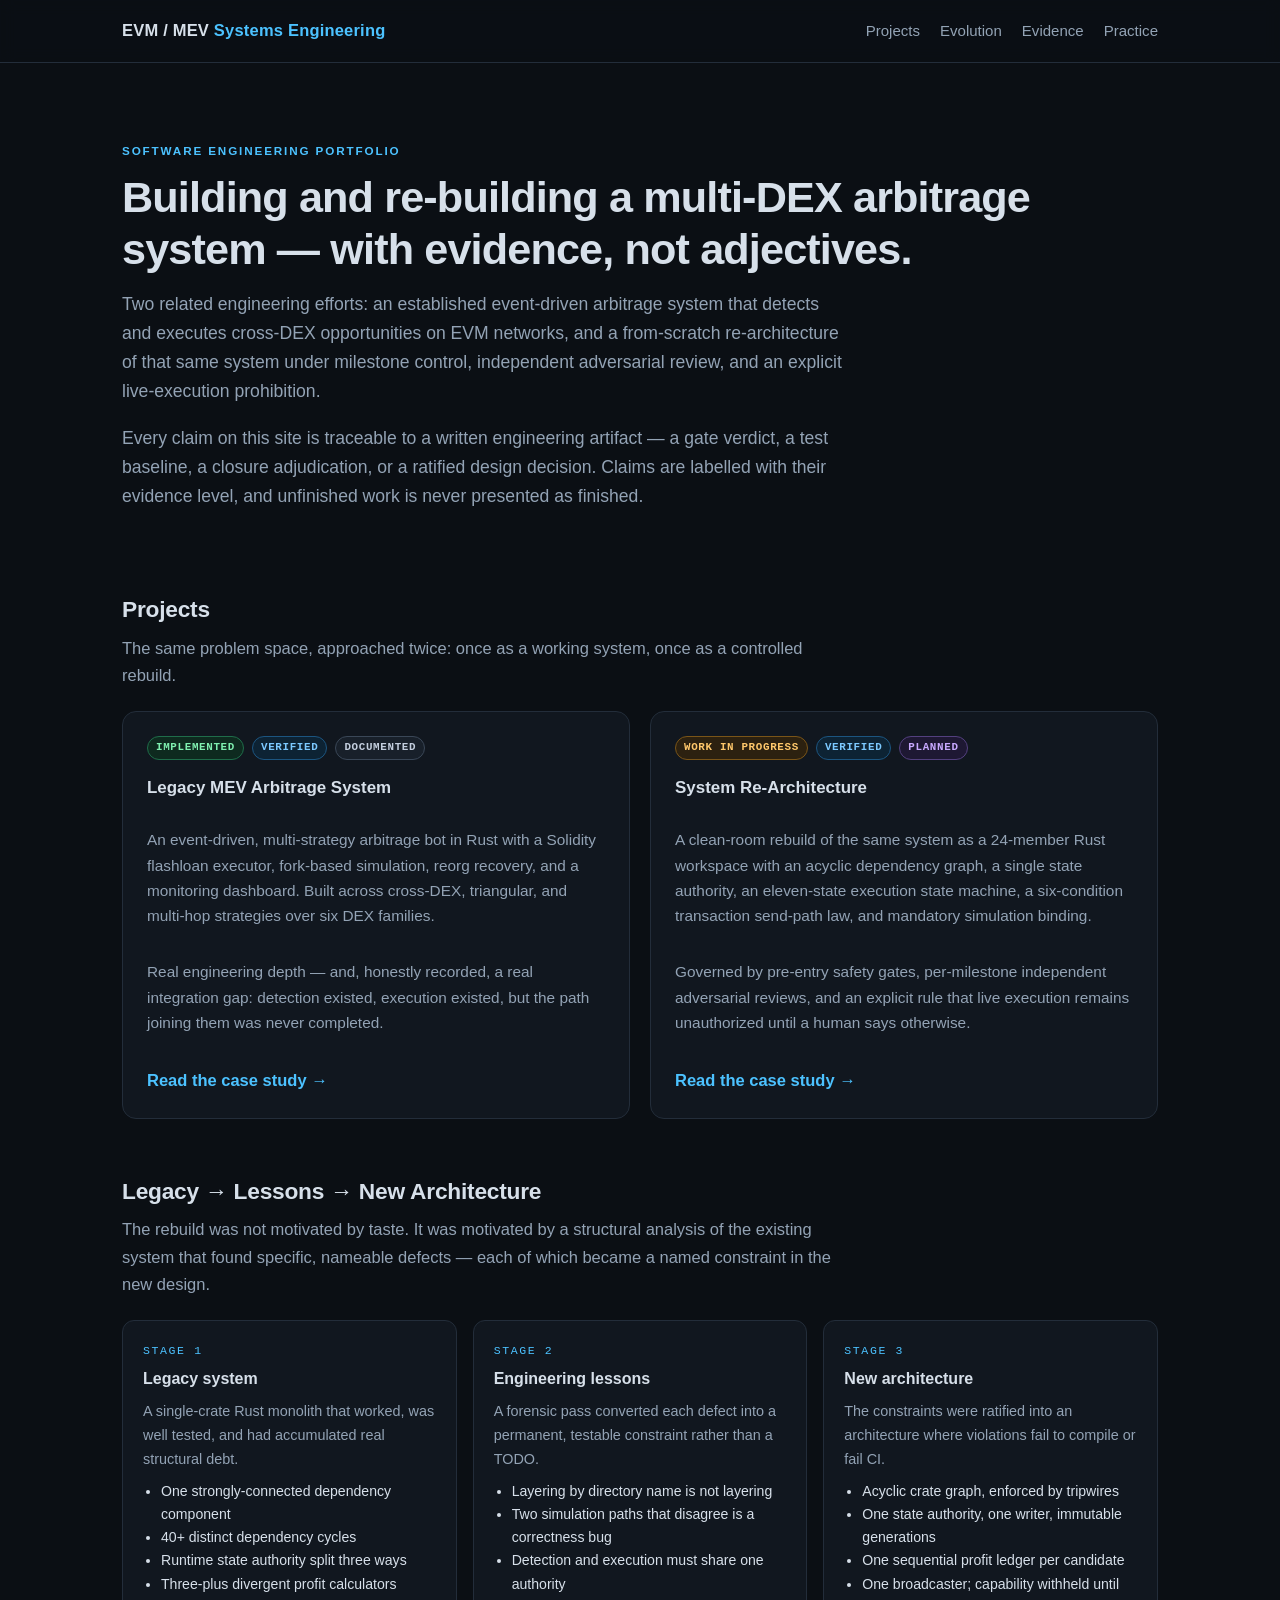
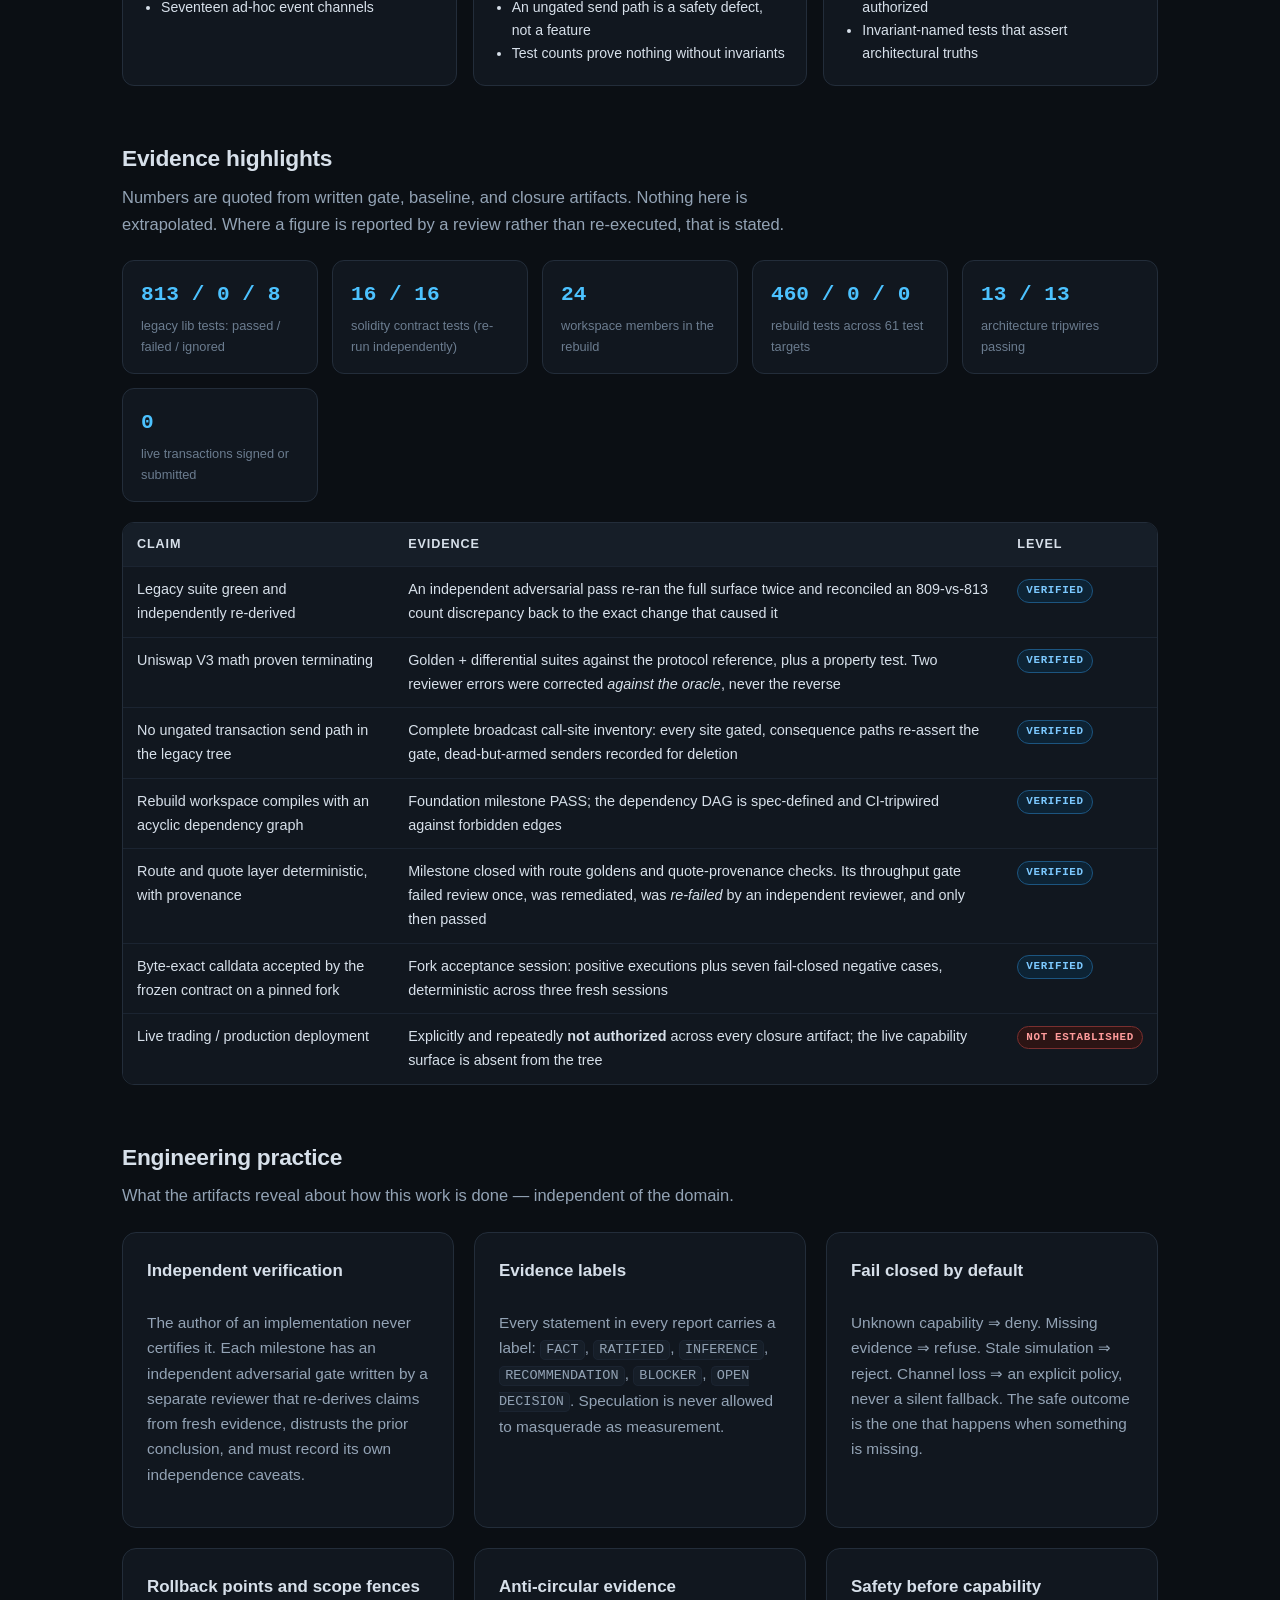
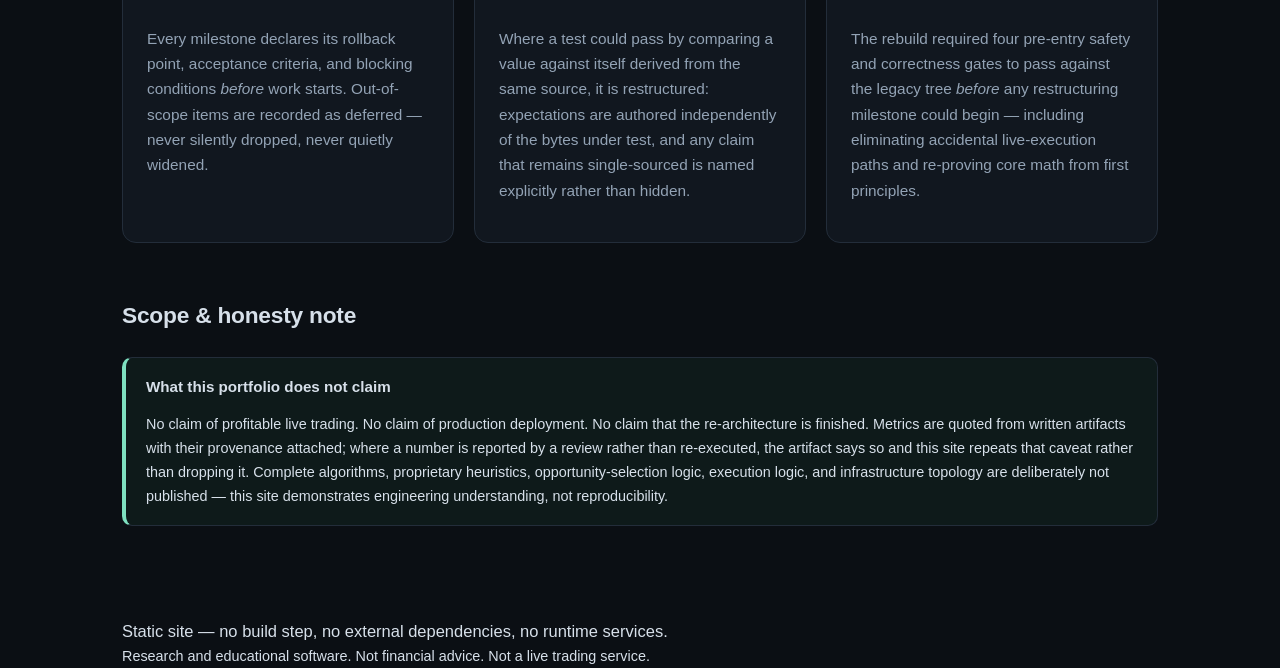
<file: index.html>
<!DOCTYPE html>
<html lang="en">
<head>
<meta charset="utf-8">
<meta name="viewport" content="width=device-width, initial-scale=1">
<title>EVM / MEV Systems Engineering — Portfolio</title>
<meta name="description" content="Software engineering portfolio: a multi-DEX MEV arbitrage system and its milestone-controlled re-architecture.">
<link rel="icon" href="assets/favicon.svg" type="image/svg+xml">
<link rel="stylesheet" href="styles.css">
</head>
<body>

<header class="site">
  <div class="wrap">
    <div class="brand">EVM / MEV <span>Systems Engineering</span></div>
    <nav class="top">
      <a href="#projects">Projects</a>
      <a href="#evolution">Evolution</a>
      <a href="#evidence">Evidence</a>
      <a href="#practice">Practice</a>
    </nav>
  </div>
</header>

<main>
<div class="wrap">

  <div class="hero">
    <div class="kicker">Software Engineering Portfolio</div>
    <h1>Building and re-building a multi-DEX arbitrage system — with evidence, not adjectives.</h1>
    <p class="lede">
      Two related engineering efforts: an established event-driven arbitrage system that detects and
      executes cross-DEX opportunities on EVM networks, and a from-scratch re-architecture of that same
      system under milestone control, independent adversarial review, and an explicit live-execution
      prohibition.
    </p>
    <p class="lede small muted">
      Every claim on this site is traceable to a written engineering artifact — a gate verdict, a test
      baseline, a closure adjudication, or a ratified design decision. Claims are labelled with their
      evidence level, and unfinished work is never presented as finished.
    </p>
  </div>

  <section class="block" id="projects">
    <h2>Projects</h2>
    <p class="sub">The same problem space, approached twice: once as a working system, once as a controlled rebuild.</p>

    <div class="cards">
      <div class="card">
        <div class="tag-row">
          <span class="badge b-implemented">IMPLEMENTED</span>
          <span class="badge b-verified">VERIFIED</span>
          <span class="badge b-documented">DOCUMENTED</span>
        </div>
        <h3>Legacy MEV Arbitrage System</h3>
        <p>
          An event-driven, multi-strategy arbitrage bot in Rust with a Solidity flashloan executor,
          fork-based simulation, reorg recovery, and a monitoring dashboard. Built across
          cross-DEX, triangular, and multi-hop strategies over six DEX families.
        </p>
        <p class="small">
          Real engineering depth — and, honestly recorded, a real integration gap: detection existed,
          execution existed, but the path joining them was never completed.
        </p>
        <div class="go"><a href="projects/legacy-arbitrage-system.html">Read the case study &rarr;</a></div>
      </div>

      <div class="card">
        <div class="tag-row">
          <span class="badge b-progress">WORK IN PROGRESS</span>
          <span class="badge b-verified">VERIFIED</span>
          <span class="badge b-planned">PLANNED</span>
        </div>
        <h3>System Re-Architecture</h3>
        <p>
          A clean-room rebuild of the same system as a 24-member Rust workspace with an acyclic
          dependency graph, a single state authority, an eleven-state execution state machine,
          a six-condition transaction send-path law, and mandatory simulation binding.
        </p>
        <p class="small">
          Governed by pre-entry safety gates, per-milestone independent adversarial reviews, and an
          explicit rule that live execution remains unauthorized until a human says otherwise.
        </p>
        <div class="go"><a href="projects/re-architecture.html">Read the case study &rarr;</a></div>
      </div>
    </div>
  </section>
  <section class="block" id="evolution">
    <h2>Legacy &rarr; Lessons &rarr; New Architecture</h2>
    <p class="sub">
      The rebuild was not motivated by taste. It was motivated by a structural analysis of the existing
      system that found specific, nameable defects — each of which became a named constraint in the new design.
    </p>

    <div class="evolution">
      <div class="evo-step">
        <div class="n">Stage 1</div>
        <h4>Legacy system</h4>
        <p>A single-crate Rust monolith that worked, was well tested, and had accumulated real structural debt.</p>
        <ul>
          <li>One strongly-connected dependency component</li>
          <li>40+ distinct dependency cycles</li>
          <li>Runtime state authority split three ways</li>
          <li>Three-plus divergent profit calculators</li>
          <li>Seventeen ad-hoc event channels</li>
        </ul>
      </div>

      <div class="evo-step">
        <div class="n">Stage 2</div>
        <h4>Engineering lessons</h4>
        <p>A forensic pass converted each defect into a permanent, testable constraint rather than a TODO.</p>
        <ul>
          <li>Layering by directory name is not layering</li>
          <li>Two simulation paths that disagree is a correctness bug</li>
          <li>Detection and execution must share one authority</li>
          <li>An ungated send path is a safety defect, not a feature</li>
          <li>Test counts prove nothing without invariants</li>
        </ul>
      </div>

      <div class="evo-step">
        <div class="n">Stage 3</div>
        <h4>New architecture</h4>
        <p>The constraints were ratified into an architecture where violations fail to compile or fail CI.</p>
        <ul>
          <li>Acyclic crate graph, enforced by tripwires</li>
          <li>One state authority, one writer, immutable generations</li>
          <li>One sequential profit ledger per candidate</li>
          <li>One broadcaster; capability withheld until authorized</li>
          <li>Invariant-named tests that assert architectural truths</li>
        </ul>
      </div>
    </div>
  </section>
  <section class="block" id="evidence">
    <h2>Evidence highlights</h2>
    <p class="sub">
      Numbers are quoted from written gate, baseline, and closure artifacts. Nothing here is extrapolated.
      Where a figure is reported by a review rather than re-executed, that is stated.
    </p>

    <div class="metrics">
      <div class="metric"><div class="v">813 / 0 / 8</div><div class="k">legacy lib tests: passed / failed / ignored</div></div>
      <div class="metric"><div class="v">16 / 16</div><div class="k">solidity contract tests (re-run independently)</div></div>
      <div class="metric"><div class="v">24</div><div class="k">workspace members in the rebuild</div></div>
      <div class="metric"><div class="v">460 / 0 / 0</div><div class="k">rebuild tests across 61 test targets</div></div>
      <div class="metric"><div class="v">13 / 13</div><div class="k">architecture tripwires passing</div></div>
      <div class="metric"><div class="v">0</div><div class="k">live transactions signed or submitted</div></div>
    </div>

    <div class="table-scroll">
      <table>
        <thead>
          <tr><th>Claim</th><th>Evidence</th><th>Level</th></tr>
        </thead>
        <tbody>
          <tr>
            <td>Legacy suite green and independently re-derived</td>
            <td>An independent adversarial pass re-ran the full surface twice and reconciled an 809-vs-813 count discrepancy back to the exact change that caused it</td>
            <td><span class="badge b-verified">VERIFIED</span></td>
          </tr>
          <tr>
            <td>Uniswap V3 math proven terminating</td>
            <td>Golden + differential suites against the protocol reference, plus a property test. Two reviewer errors were corrected <em>against the oracle</em>, never the reverse</td>
            <td><span class="badge b-verified">VERIFIED</span></td>
          </tr>
          <tr>
            <td>No ungated transaction send path in the legacy tree</td>
            <td>Complete broadcast call-site inventory: every site gated, consequence paths re-assert the gate, dead-but-armed senders recorded for deletion</td>
            <td><span class="badge b-verified">VERIFIED</span></td>
          </tr>
          <tr>
            <td>Rebuild workspace compiles with an acyclic dependency graph</td>
            <td>Foundation milestone PASS; the dependency DAG is spec-defined and CI-tripwired against forbidden edges</td>
            <td><span class="badge b-verified">VERIFIED</span></td>
          </tr>
          <tr>
            <td>Route and quote layer deterministic, with provenance</td>
            <td>Milestone closed with route goldens and quote-provenance checks. Its throughput gate failed review once, was remediated, was <em>re-failed</em> by an independent reviewer, and only then passed</td>
            <td><span class="badge b-verified">VERIFIED</span></td>
          </tr>
          <tr>
            <td>Byte-exact calldata accepted by the frozen contract on a pinned fork</td>
            <td>Fork acceptance session: positive executions plus seven fail-closed negative cases, deterministic across three fresh sessions</td>
            <td><span class="badge b-verified">VERIFIED</span></td>
          </tr>
          <tr>
            <td>Live trading / production deployment</td>
            <td>Explicitly and repeatedly <strong>not authorized</strong> across every closure artifact; the live capability surface is absent from the tree</td>
            <td><span class="badge b-not">NOT ESTABLISHED</span></td>
          </tr>
        </tbody>
      </table>
    </div>
  </section>
  <section class="block" id="practice">
    <h2>Engineering practice</h2>
    <p class="sub">What the artifacts reveal about how this work is done — independent of the domain.</p>

    <div class="cards">
      <div class="card">
        <h3>Independent verification</h3>
        <p>
          The author of an implementation never certifies it. Each milestone has an independent
          adversarial gate written by a separate reviewer that re-derives claims from fresh evidence,
          distrusts the prior conclusion, and must record its own independence caveats.
        </p>
      </div>
      <div class="card">
        <h3>Evidence labels</h3>
        <p>
          Every statement in every report carries a label: <code>FACT</code>, <code>RATIFIED</code>,
          <code>INFERENCE</code>, <code>RECOMMENDATION</code>, <code>BLOCKER</code>,
          <code>OPEN DECISION</code>. Speculation is never allowed to masquerade as measurement.
        </p>
      </div>
      <div class="card">
        <h3>Fail closed by default</h3>
        <p>
          Unknown capability &rArr; deny. Missing evidence &rArr; refuse. Stale simulation &rArr; reject.
          Channel loss &rArr; an explicit policy, never a silent fallback. The safe outcome is the one
          that happens when something is missing.
        </p>
      </div>
      <div class="card">
        <h3>Rollback points and scope fences</h3>
        <p>
          Every milestone declares its rollback point, acceptance criteria, and blocking conditions
          <em>before</em> work starts. Out-of-scope items are recorded as deferred — never silently
          dropped, never quietly widened.
        </p>
      </div>
      <div class="card">
        <h3>Anti-circular evidence</h3>
        <p>
          Where a test could pass by comparing a value against itself derived from the same source,
          it is restructured: expectations are authored independently of the bytes under test, and any
          claim that remains single-sourced is named explicitly rather than hidden.
        </p>
      </div>
      <div class="card">
        <h3>Safety before capability</h3>
        <p>
          The rebuild required four pre-entry safety and correctness gates to pass against the legacy
          tree <em>before</em> any restructuring milestone could begin — including eliminating accidental
          live-execution paths and re-proving core math from first principles.
        </p>
      </div>
    </div>
  </section>

  <section class="block">
    <h2>Scope &amp; honesty note</h2>
    <div class="callout safe">
      <h4>What this portfolio does not claim</h4>
      <p class="small">
        No claim of profitable live trading. No claim of production deployment. No claim that the
        re-architecture is finished. Metrics are quoted from written artifacts with their provenance
        attached; where a number is reported by a review rather than re-executed, the artifact says so
        and this site repeats that caveat rather than dropping it. Complete algorithms, proprietary
        heuristics, opportunity-selection logic, execution logic, and infrastructure topology are
        deliberately not published — this site demonstrates engineering understanding, not reproducibility.
      </p>
    </div>
  </section>

</div>
</main>

<footer class="site">
  <div class="wrap">
    <div>Static site — no build step, no external dependencies, no runtime services.</div>
    <div class="small">Research and educational software. Not financial advice. Not a live trading service.</div>
  </div>
</footer>

</body>
</html>
</file>
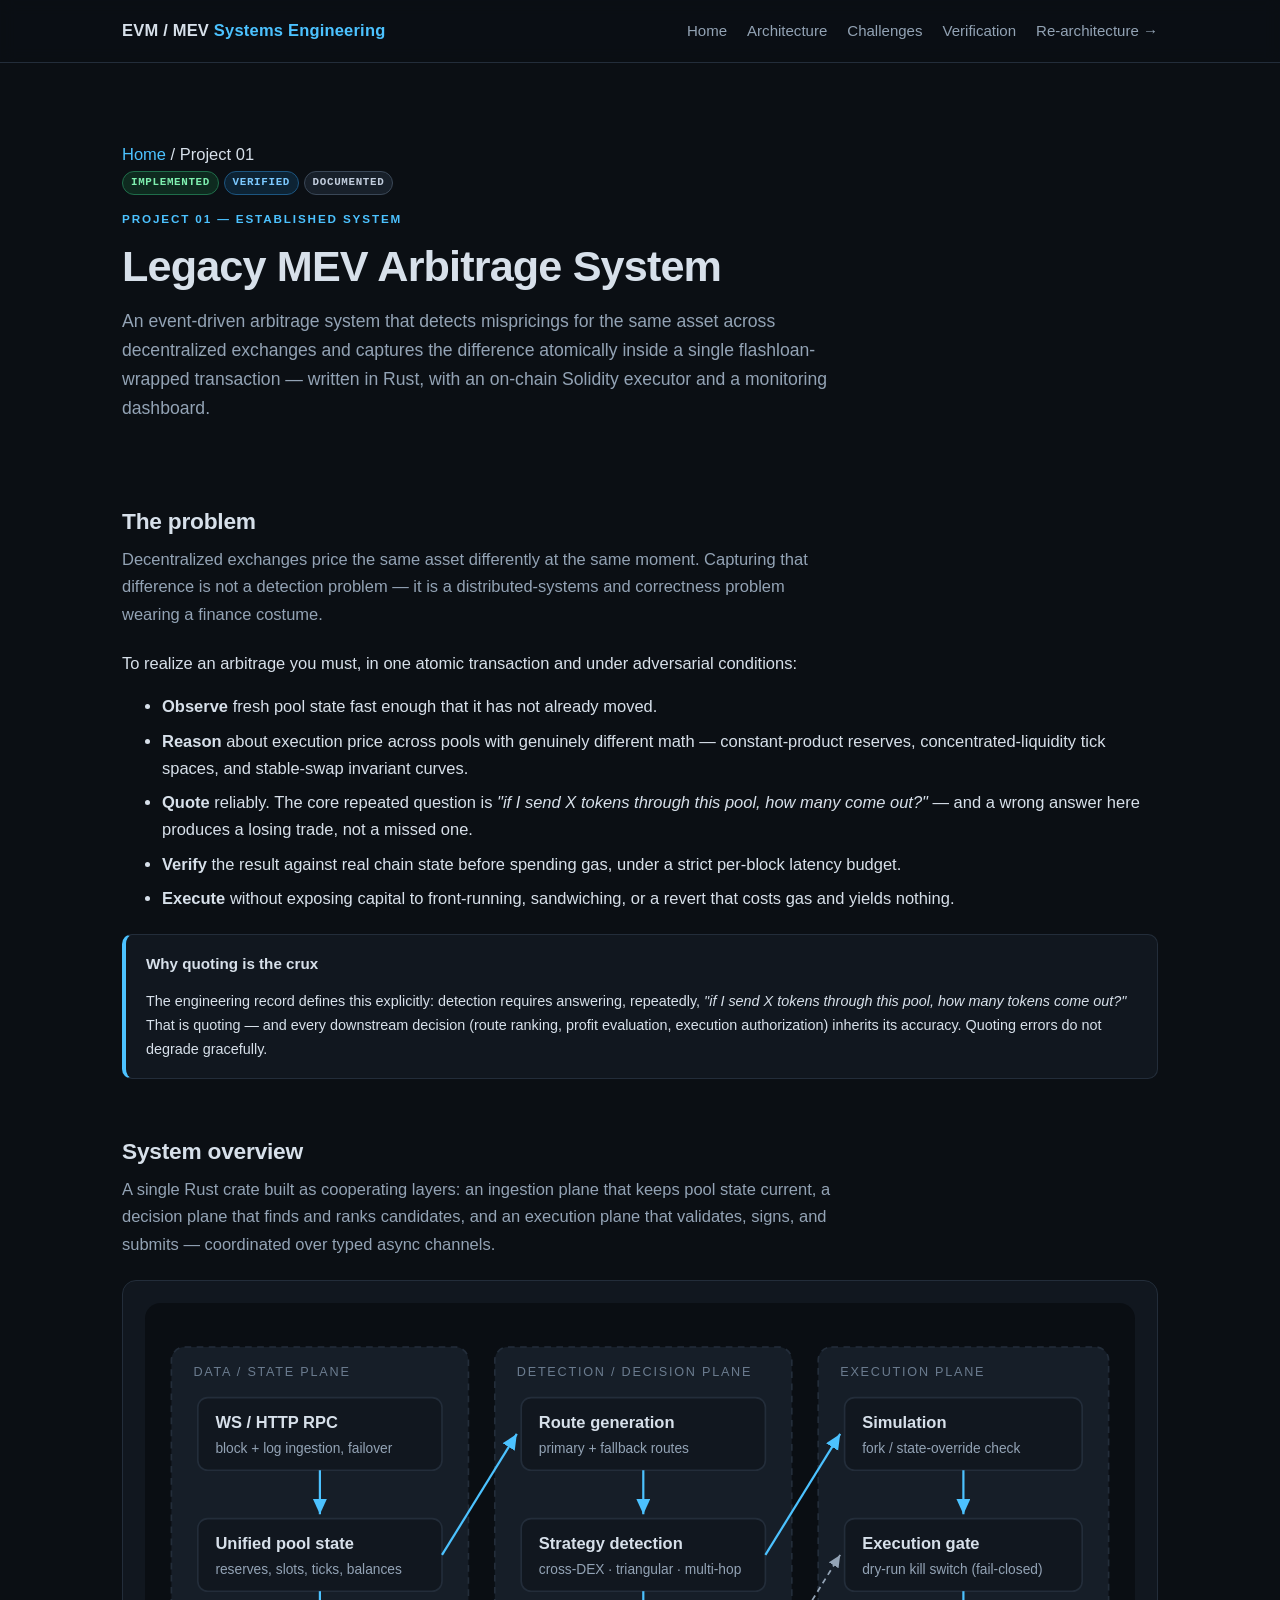
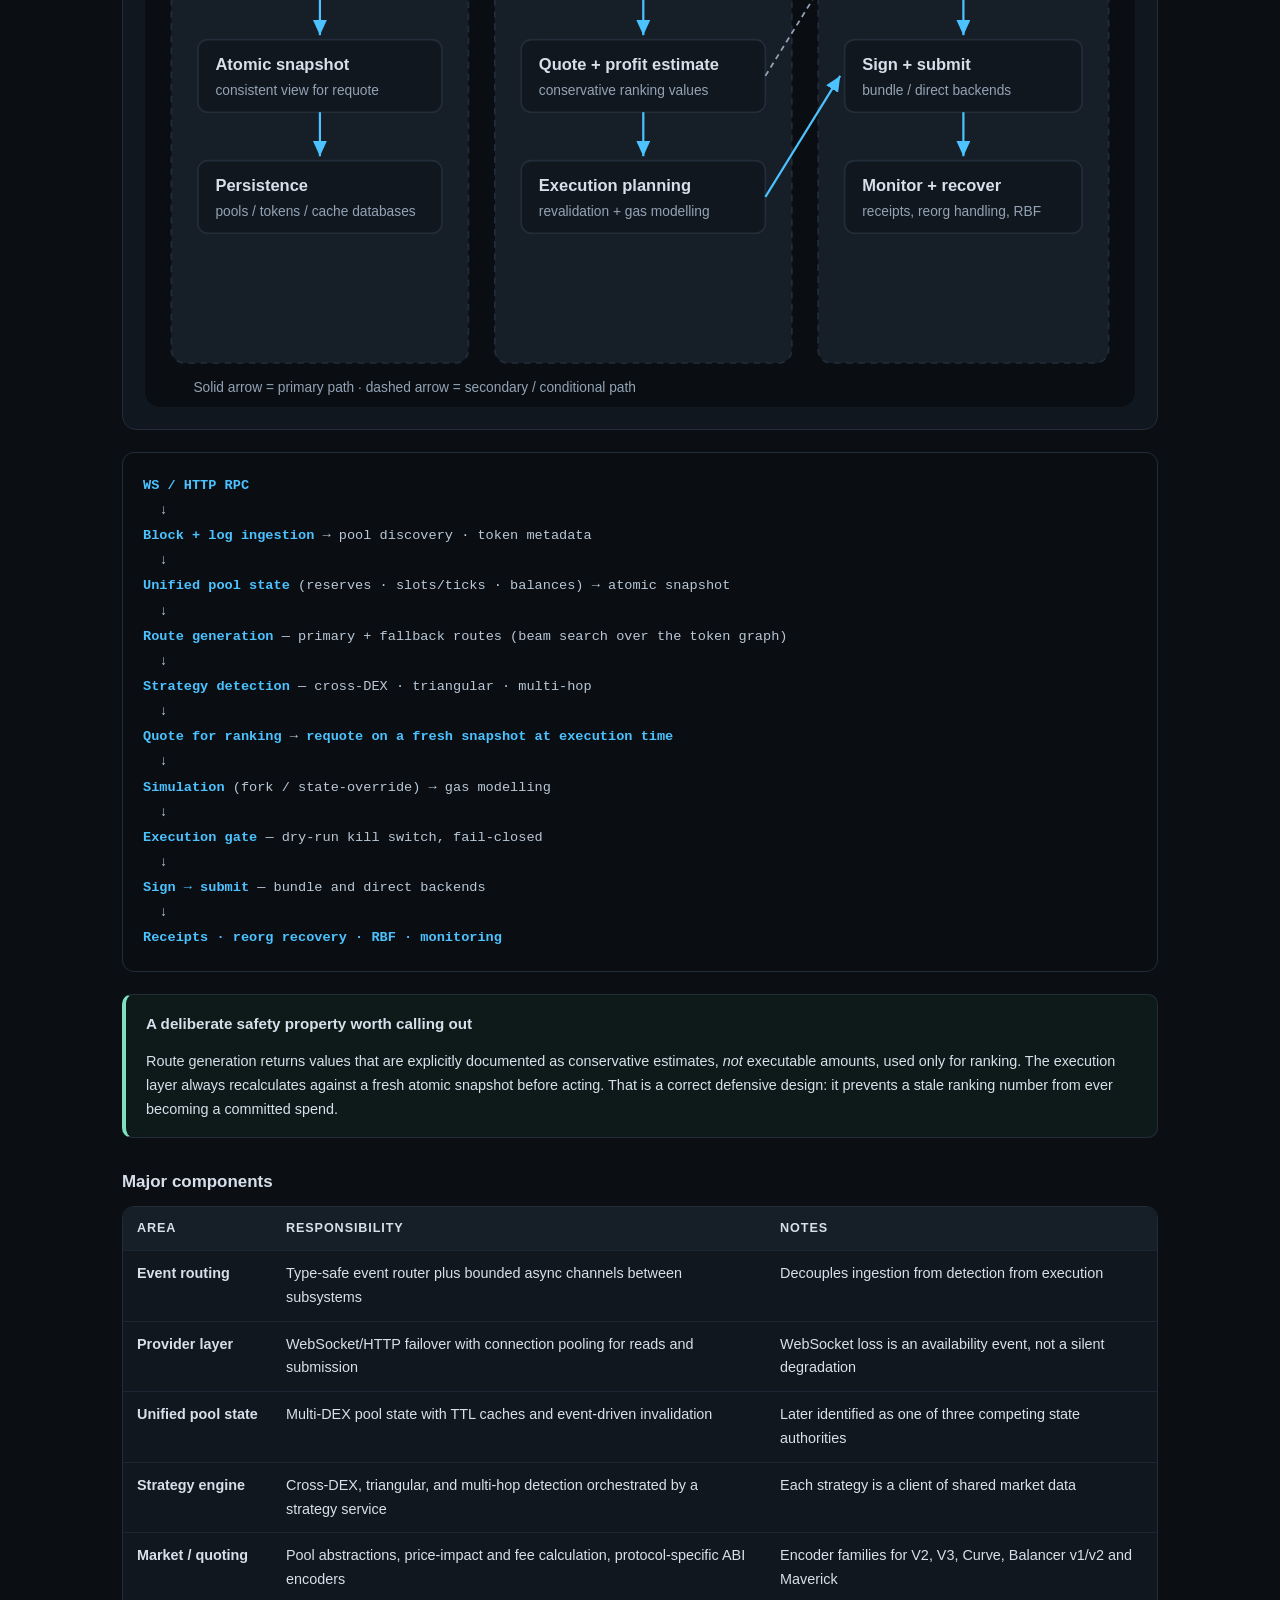
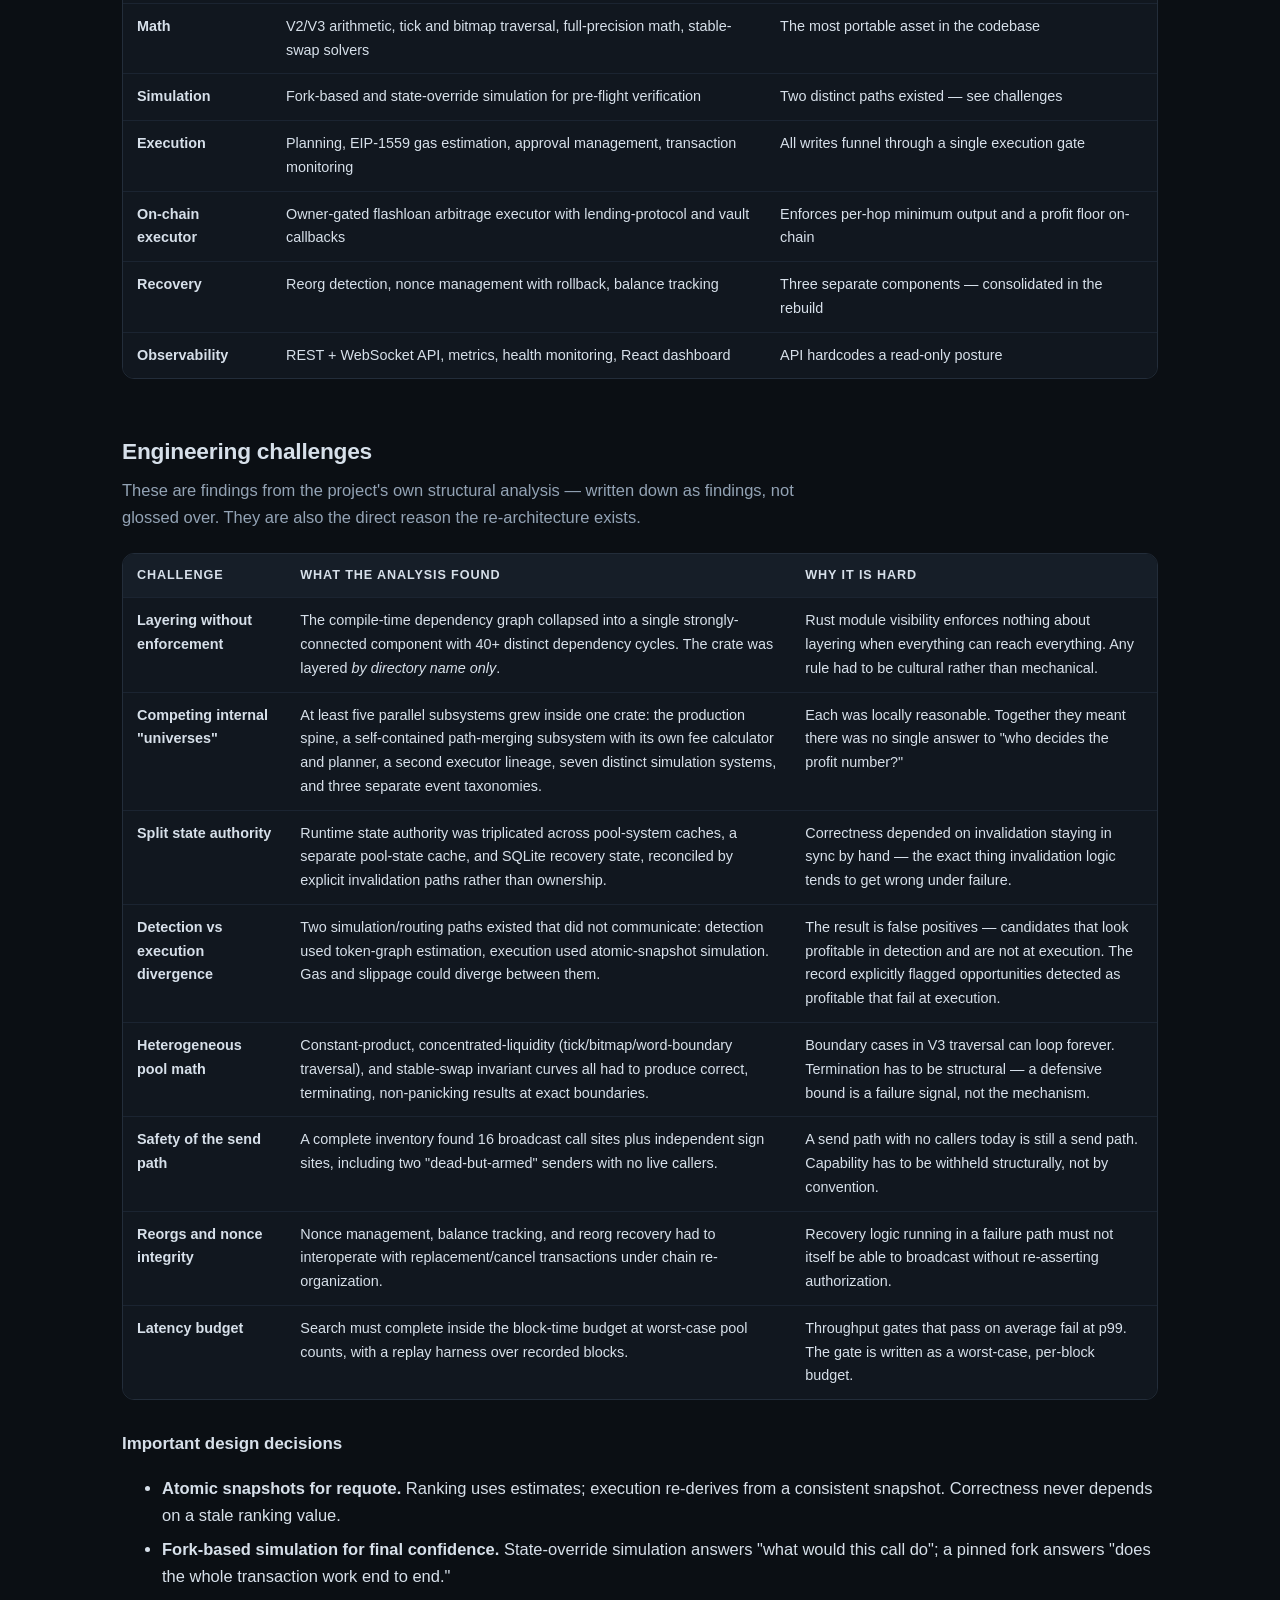
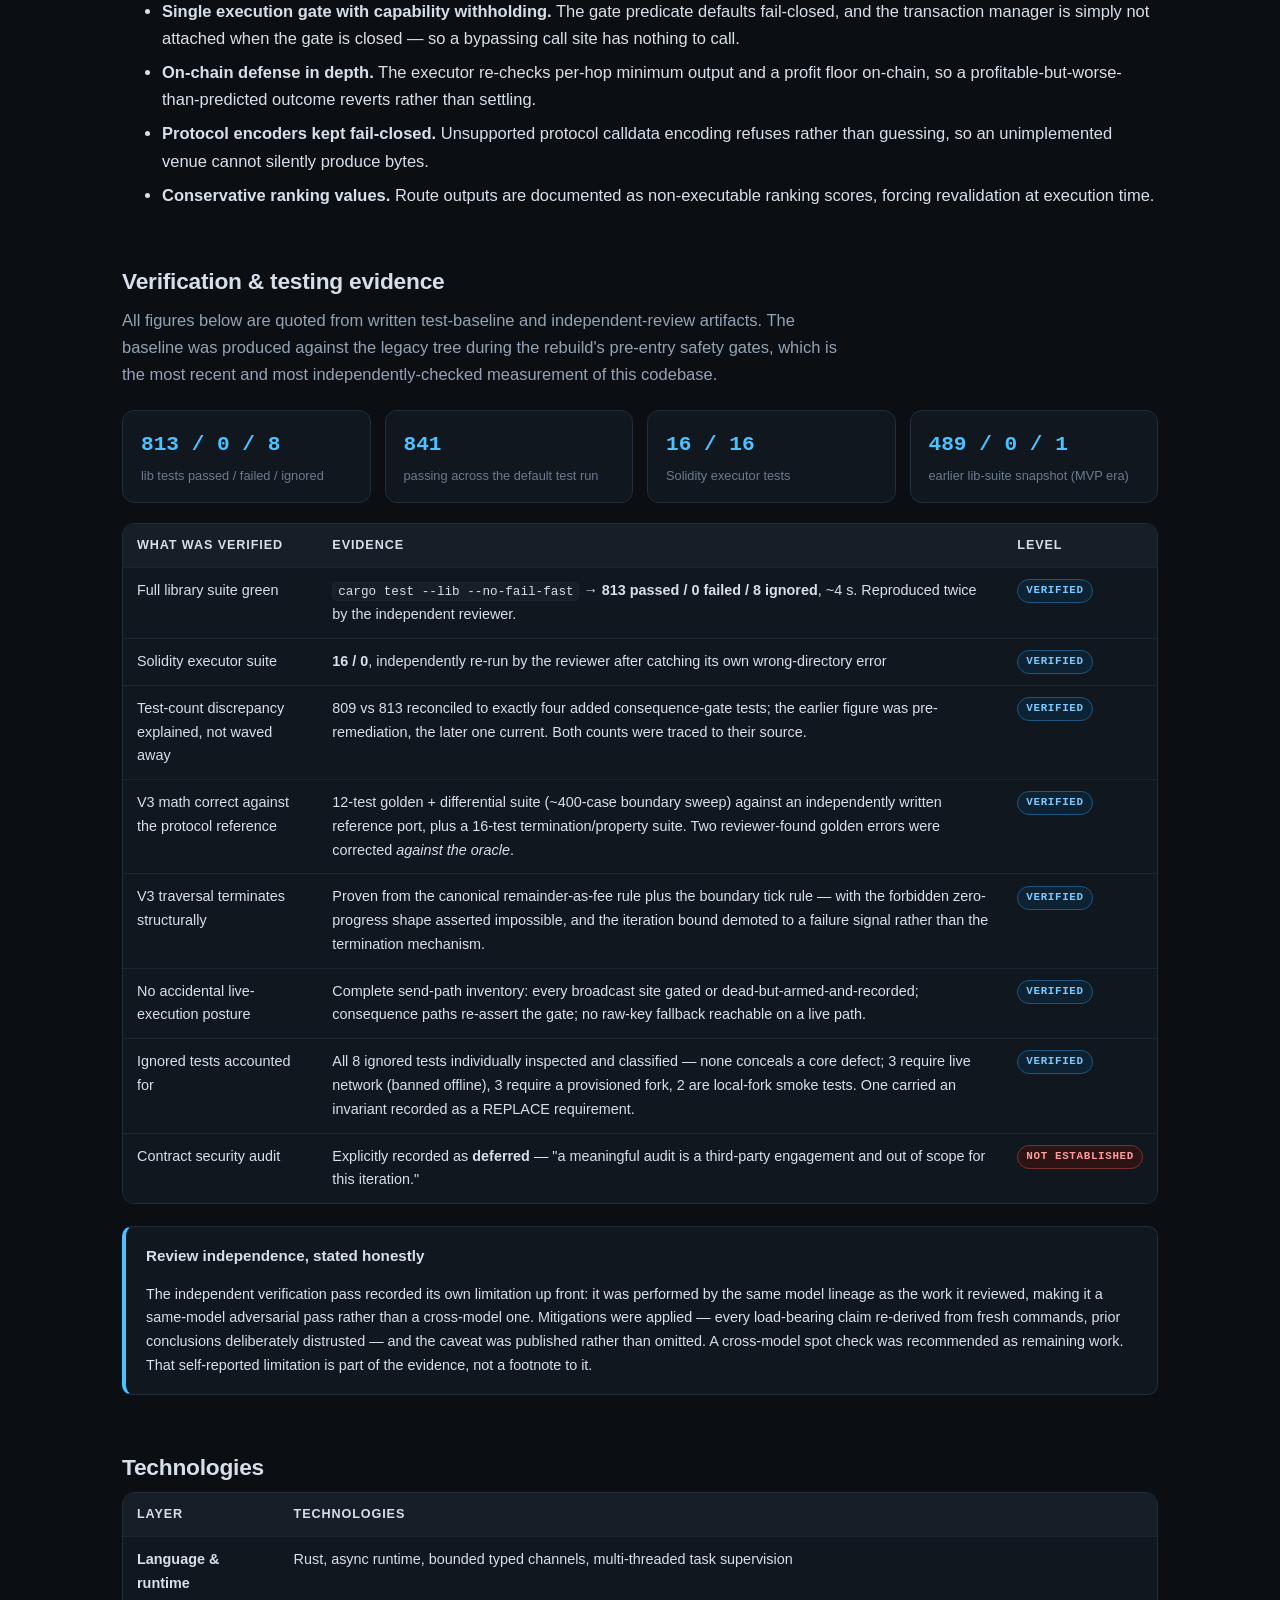
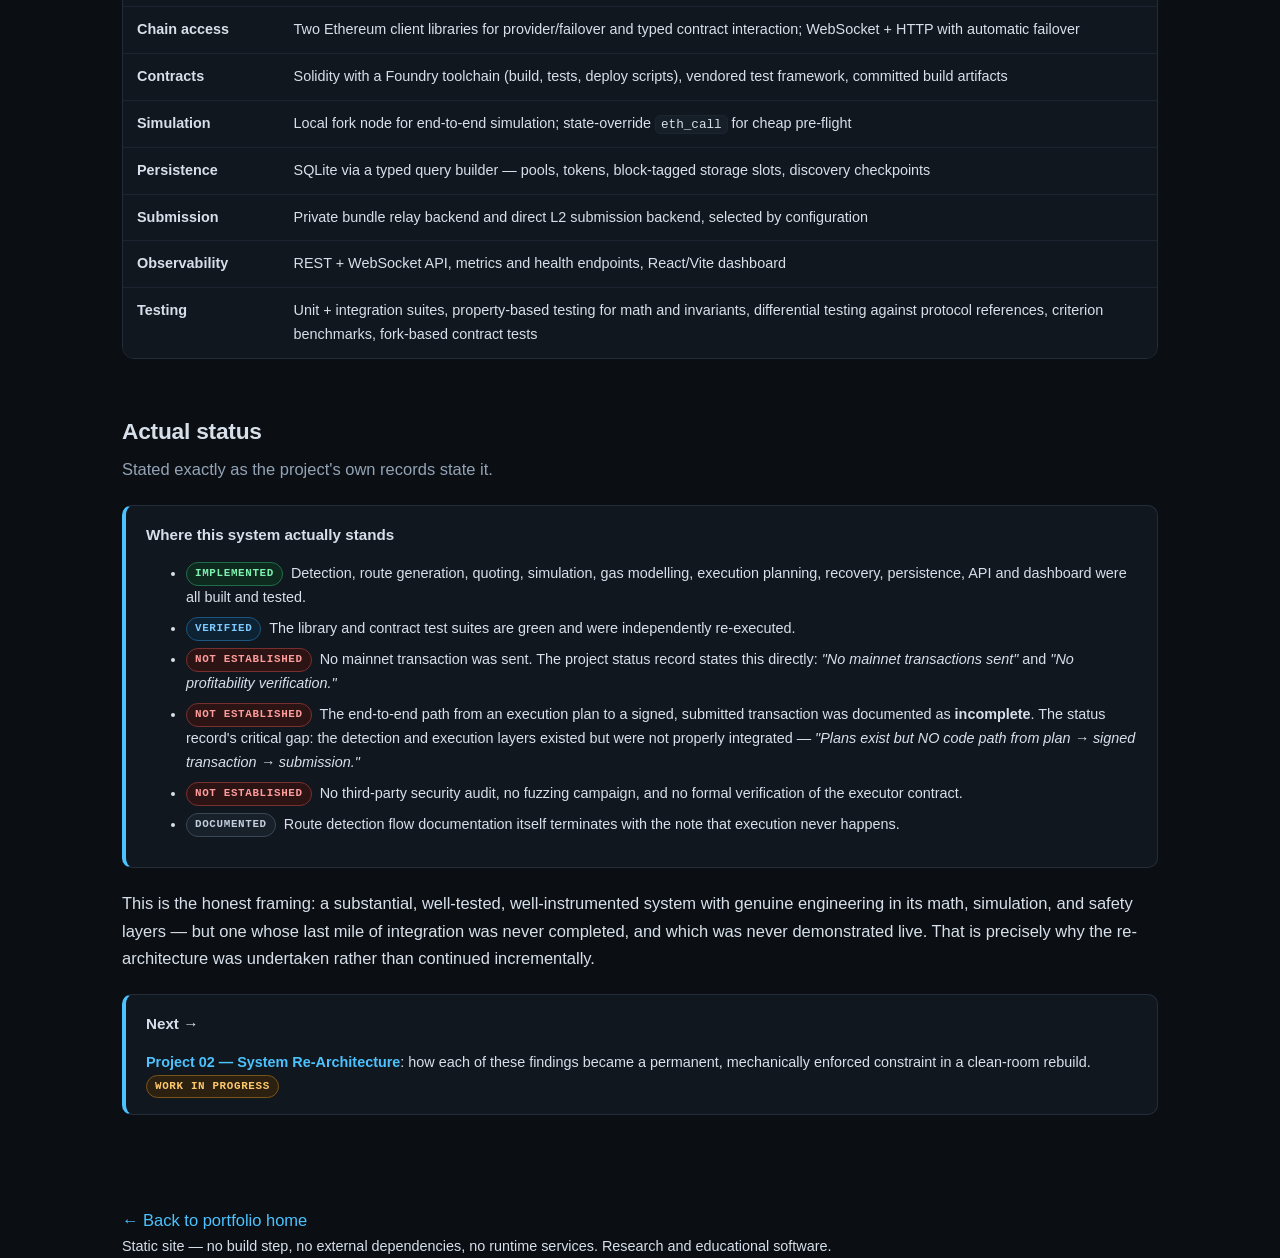
<file: projects/legacy-arbitrage-system.html>
<!DOCTYPE html>
<html lang="en">
<head>
<meta charset="utf-8">
<meta name="viewport" content="width=device-width, initial-scale=1">
<title>Legacy MEV Arbitrage System — Case Study</title>
<meta name="description" content="Case study: an event-driven, multi-DEX MEV arbitrage system in Rust with a Solidity flashloan executor.">
<link rel="icon" href="../assets/favicon.svg" type="image/svg+xml">
<link rel="stylesheet" href="../styles.css">
</head>
<body>

<header class="site">
  <div class="wrap">
    <div class="brand">EVM / MEV <span>Systems Engineering</span></div>
    <nav class="top">
      <a href="../index.html">Home</a>
      <a href="#architecture">Architecture</a>
      <a href="#challenges">Challenges</a>
      <a href="#verification">Verification</a>
      <a href="re-architecture.html">Re-architecture &rarr;</a>
    </nav>
  </div>
</header>

<main>
<div class="wrap">

  <div class="hero">
    <div class="crumb"><a href="../index.html">Home</a> / Project 01</div>
    <div class="tag-row">
      <span class="badge b-implemented">IMPLEMENTED</span>
      <span class="badge b-verified">VERIFIED</span>
      <span class="badge b-documented">DOCUMENTED</span>
    </div>
    <div class="kicker" style="margin-top:14px">Project 01 — Established System</div>
    <h1>Legacy MEV Arbitrage System</h1>
    <p class="lede">
      An event-driven arbitrage system that detects mispricings for the same asset across decentralized
      exchanges and captures the difference atomically inside a single flashloan-wrapped transaction —
      written in Rust, with an on-chain Solidity executor and a monitoring dashboard.
    </p>
  </div>

  <section class="block">
    <h2>The problem</h2>
    <p class="sub">
      Decentralized exchanges price the same asset differently at the same moment. Capturing that
      difference is not a detection problem — it is a distributed-systems and correctness problem
      wearing a finance costume.
    </p>

    <p>To realize an arbitrage you must, in one atomic transaction and under adversarial conditions:</p>
    <ul class="tight">
      <li><strong>Observe</strong> fresh pool state fast enough that it has not already moved.</li>
      <li><strong>Reason</strong> about execution price across pools with genuinely different math — constant-product reserves, concentrated-liquidity tick spaces, and stable-swap invariant curves.</li>
      <li><strong>Quote</strong> reliably. The core repeated question is <em>"if I send X tokens through this pool, how many come out?"</em> — and a wrong answer here produces a losing trade, not a missed one.</li>
      <li><strong>Verify</strong> the result against real chain state before spending gas, under a strict per-block latency budget.</li>
      <li><strong>Execute</strong> without exposing capital to front-running, sandwiching, or a revert that costs gas and yields nothing.</li>
    </ul>

    <div class="callout">
      <h4>Why quoting is the crux</h4>
      <p class="small">
        The engineering record defines this explicitly: detection requires answering, repeatedly,
        <em>"if I send X tokens through this pool, how many tokens come out?"</em> That is quoting —
        and every downstream decision (route ranking, profit evaluation, execution authorization)
        inherits its accuracy. Quoting errors do not degrade gracefully.
      </p>
    </div>
  </section>
  <section class="block" id="architecture">
    <h2>System overview</h2>
    <p class="sub">
      A single Rust crate built as cooperating layers: an ingestion plane that keeps pool state current,
      a decision plane that finds and ranks candidates, and an execution plane that validates, signs,
      and submits — coordinated over typed async channels.
    </p>

    <div class="diagram">
      <img src="../assets/legacy-flow.svg" alt="Legacy system data flow from RPC ingestion through pool state, route generation, strategy detection, quoting, execution planning, simulation, execution gate, signing and submission, to monitoring and recovery.">
    </div>

    <div class="flow"><b>WS / HTTP RPC</b>
  &darr;
<b>Block + log ingestion</b> &rarr; pool discovery · token metadata
  &darr;
<b>Unified pool state</b> (reserves · slots/ticks · balances) &rarr; atomic snapshot
  &darr;
<b>Route generation</b> — primary + fallback routes (beam search over the token graph)
  &darr;
<b>Strategy detection</b> — cross-DEX · triangular · multi-hop
  &darr;
<b>Quote for ranking</b> &rarr; <b>requote on a fresh snapshot at execution time</b>
  &darr;
<b>Simulation</b> (fork / state-override) &rarr; gas modelling
  &darr;
<b>Execution gate</b> — dry-run kill switch, fail-closed
  &darr;
<b>Sign &rarr; submit</b> — bundle and direct backends
  &darr;
<b>Receipts · reorg recovery · RBF · monitoring</b></div>

    <div class="callout safe">
      <h4>A deliberate safety property worth calling out</h4>
      <p class="small">
        Route generation returns values that are explicitly documented as conservative estimates,
        <em>not</em> executable amounts, used only for ranking. The execution layer always recalculates
        against a fresh atomic snapshot before acting. That is a correct defensive design: it prevents
        a stale ranking number from ever becoming a committed spend.
      </p>
    </div>
    <h3>Major components</h3>
    <div class="table-scroll">
      <table>
        <thead><tr><th>Area</th><th>Responsibility</th><th>Notes</th></tr></thead>
        <tbody>
          <tr><td><strong>Event routing</strong></td><td>Type-safe event router plus bounded async channels between subsystems</td><td>Decouples ingestion from detection from execution</td></tr>
          <tr><td><strong>Provider layer</strong></td><td>WebSocket/HTTP failover with connection pooling for reads and submission</td><td>WebSocket loss is an availability event, not a silent degradation</td></tr>
          <tr><td><strong>Unified pool state</strong></td><td>Multi-DEX pool state with TTL caches and event-driven invalidation</td><td>Later identified as one of three competing state authorities</td></tr>
          <tr><td><strong>Strategy engine</strong></td><td>Cross-DEX, triangular, and multi-hop detection orchestrated by a strategy service</td><td>Each strategy is a client of shared market data</td></tr>
          <tr><td><strong>Market / quoting</strong></td><td>Pool abstractions, price-impact and fee calculation, protocol-specific ABI encoders</td><td>Encoder families for V2, V3, Curve, Balancer v1/v2 and Maverick</td></tr>
          <tr><td><strong>Math</strong></td><td>V2/V3 arithmetic, tick and bitmap traversal, full-precision math, stable-swap solvers</td><td>The most portable asset in the codebase</td></tr>
          <tr><td><strong>Simulation</strong></td><td>Fork-based and state-override simulation for pre-flight verification</td><td>Two distinct paths existed — see challenges</td></tr>
          <tr><td><strong>Execution</strong></td><td>Planning, EIP-1559 gas estimation, approval management, transaction monitoring</td><td>All writes funnel through a single execution gate</td></tr>
          <tr><td><strong>On-chain executor</strong></td><td>Owner-gated flashloan arbitrage executor with lending-protocol and vault callbacks</td><td>Enforces per-hop minimum output and a profit floor on-chain</td></tr>
          <tr><td><strong>Recovery</strong></td><td>Reorg detection, nonce management with rollback, balance tracking</td><td>Three separate components — consolidated in the rebuild</td></tr>
          <tr><td><strong>Observability</strong></td><td>REST + WebSocket API, metrics, health monitoring, React dashboard</td><td>API hardcodes a read-only posture</td></tr>
        </tbody>
      </table>
    </div>
  </section>
  <section class="block" id="challenges">
    <h2>Engineering challenges</h2>
    <p class="sub">
      These are findings from the project's own structural analysis — written down as findings, not
      glossed over. They are also the direct reason the re-architecture exists.
    </p>

    <div class="table-scroll">
      <table>
        <thead><tr><th>Challenge</th><th>What the analysis found</th><th>Why it is hard</th></tr></thead>
        <tbody>
          <tr>
            <td><strong>Layering without enforcement</strong></td>
            <td>The compile-time dependency graph collapsed into a single strongly-connected component with 40+ distinct dependency cycles. The crate was layered <em>by directory name only</em>.</td>
            <td>Rust module visibility enforces nothing about layering when everything can reach everything. Any rule had to be cultural rather than mechanical.</td>
          </tr>
          <tr>
            <td><strong>Competing internal "universes"</strong></td>
            <td>At least five parallel subsystems grew inside one crate: the production spine, a self-contained path-merging subsystem with its own fee calculator and planner, a second executor lineage, seven distinct simulation systems, and three separate event taxonomies.</td>
            <td>Each was locally reasonable. Together they meant there was no single answer to "who decides the profit number?"</td>
          </tr>
          <tr>
            <td><strong>Split state authority</strong></td>
            <td>Runtime state authority was triplicated across pool-system caches, a separate pool-state cache, and SQLite recovery state, reconciled by explicit invalidation paths rather than ownership.</td>
            <td>Correctness depended on invalidation staying in sync by hand — the exact thing invalidation logic tends to get wrong under failure.</td>
          </tr>
          <tr>
            <td><strong>Detection vs execution divergence</strong></td>
            <td>Two simulation/routing paths existed that did not communicate: detection used token-graph estimation, execution used atomic-snapshot simulation. Gas and slippage could diverge between them.</td>
            <td>The result is false positives — candidates that look profitable in detection and are not at execution. The record explicitly flagged opportunities detected as profitable that fail at execution.</td>
          </tr>
          <tr>
            <td><strong>Heterogeneous pool math</strong></td>
            <td>Constant-product, concentrated-liquidity (tick/bitmap/word-boundary traversal), and stable-swap invariant curves all had to produce correct, terminating, non-panicking results at exact boundaries.</td>
            <td>Boundary cases in V3 traversal can loop forever. Termination has to be structural — a defensive bound is a failure signal, not the mechanism.</td>
          </tr>
          <tr>
            <td><strong>Safety of the send path</strong></td>
            <td>A complete inventory found 16 broadcast call sites plus independent sign sites, including two "dead-but-armed" senders with no live callers.</td>
            <td>A send path with no callers today is still a send path. Capability has to be withheld structurally, not by convention.</td>
          </tr>
          <tr>
            <td><strong>Reorgs and nonce integrity</strong></td>
            <td>Nonce management, balance tracking, and reorg recovery had to interoperate with replacement/cancel transactions under chain re-organization.</td>
            <td>Recovery logic running in a failure path must not itself be able to broadcast without re-asserting authorization.</td>
          </tr>
          <tr>
            <td><strong>Latency budget</strong></td>
            <td>Search must complete inside the block-time budget at worst-case pool counts, with a replay harness over recorded blocks.</td>
            <td>Throughput gates that pass on average fail at p99. The gate is written as a worst-case, per-block budget.</td>
          </tr>
        </tbody>
      </table>
    </div>

    <h3>Important design decisions</h3>
    <ul class="tight">
      <li><strong>Atomic snapshots for requote.</strong> Ranking uses estimates; execution re-derives from a consistent snapshot. Correctness never depends on a stale ranking value.</li>
      <li><strong>Fork-based simulation for final confidence.</strong> State-override simulation answers "what would this call do"; a pinned fork answers "does the whole transaction work end to end."</li>
      <li><strong>Single execution gate with capability withholding.</strong> The gate predicate defaults fail-closed, and the transaction manager is simply not attached when the gate is closed — so a bypassing call site has nothing to call.</li>
      <li><strong>On-chain defense in depth.</strong> The executor re-checks per-hop minimum output and a profit floor on-chain, so a profitable-but-worse-than-predicted outcome reverts rather than settling.</li>
      <li><strong>Protocol encoders kept fail-closed.</strong> Unsupported protocol calldata encoding refuses rather than guessing, so an unimplemented venue cannot silently produce bytes.</li>
      <li><strong>Conservative ranking values.</strong> Route outputs are documented as non-executable ranking scores, forcing revalidation at execution time.</li>
    </ul>
  </section>
  <section class="block" id="verification">
    <h2>Verification &amp; testing evidence</h2>
    <p class="sub">
      All figures below are quoted from written test-baseline and independent-review artifacts.
      The baseline was produced against the legacy tree during the rebuild's pre-entry safety gates,
      which is the most recent and most independently-checked measurement of this codebase.
    </p>

    <div class="metrics">
      <div class="metric"><div class="v">813 / 0 / 8</div><div class="k">lib tests passed / failed / ignored</div></div>
      <div class="metric"><div class="v">841</div><div class="k">passing across the default test run</div></div>
      <div class="metric"><div class="v">16 / 16</div><div class="k">Solidity executor tests</div></div>
      <div class="metric"><div class="v">489 / 0 / 1</div><div class="k">earlier lib-suite snapshot (MVP era)</div></div>
    </div>

    <div class="table-scroll">
      <table>
        <thead><tr><th>What was verified</th><th>Evidence</th><th>Level</th></tr></thead>
        <tbody>
          <tr>
            <td>Full library suite green</td>
            <td><code>cargo test --lib --no-fail-fast</code> &rarr; <strong>813 passed / 0 failed / 8 ignored</strong>, ~4 s. Reproduced twice by the independent reviewer.</td>
            <td><span class="badge b-verified">VERIFIED</span></td>
          </tr>
          <tr>
            <td>Solidity executor suite</td>
            <td><strong>16 / 0</strong>, independently re-run by the reviewer after catching its own wrong-directory error</td>
            <td><span class="badge b-verified">VERIFIED</span></td>
          </tr>
          <tr>
            <td>Test-count discrepancy explained, not waved away</td>
            <td>809 vs 813 reconciled to exactly four added consequence-gate tests; the earlier figure was pre-remediation, the later one current. Both counts were traced to their source.</td>
            <td><span class="badge b-verified">VERIFIED</span></td>
          </tr>
          <tr>
            <td>V3 math correct against the protocol reference</td>
            <td>12-test golden + differential suite (~400-case boundary sweep) against an independently written reference port, plus a 16-test termination/property suite. Two reviewer-found golden errors were corrected <em>against the oracle</em>.</td>
            <td><span class="badge b-verified">VERIFIED</span></td>
          </tr>
          <tr>
            <td>V3 traversal terminates structurally</td>
            <td>Proven from the canonical remainder-as-fee rule plus the boundary tick rule — with the forbidden zero-progress shape asserted impossible, and the iteration bound demoted to a failure signal rather than the termination mechanism.</td>
            <td><span class="badge b-verified">VERIFIED</span></td>
          </tr>
          <tr>
            <td>No accidental live-execution posture</td>
            <td>Complete send-path inventory: every broadcast site gated or dead-but-armed-and-recorded; consequence paths re-assert the gate; no raw-key fallback reachable on a live path.</td>
            <td><span class="badge b-verified">VERIFIED</span></td>
          </tr>
          <tr>
            <td>Ignored tests accounted for</td>
            <td>All 8 ignored tests individually inspected and classified — none conceals a core defect; 3 require live network (banned offline), 3 require a provisioned fork, 2 are local-fork smoke tests. One carried an invariant recorded as a REPLACE requirement.</td>
            <td><span class="badge b-verified">VERIFIED</span></td>
          </tr>
          <tr>
            <td>Contract security audit</td>
            <td>Explicitly recorded as <strong>deferred</strong> — "a meaningful audit is a third-party engagement and out of scope for this iteration."</td>
            <td><span class="badge b-not">NOT ESTABLISHED</span></td>
          </tr>
        </tbody>
      </table>
    </div>

    <div class="callout">
      <h4>Review independence, stated honestly</h4>
      <p class="small">
        The independent verification pass recorded its own limitation up front: it was performed by the
        same model lineage as the work it reviewed, making it a same-model adversarial pass rather than
        a cross-model one. Mitigations were applied — every load-bearing claim re-derived from fresh
        commands, prior conclusions deliberately distrusted — and the caveat was published rather than
        omitted. A cross-model spot check was recommended as remaining work. That self-reported
        limitation is part of the evidence, not a footnote to it.
      </p>
    </div>
  </section>
  <section class="block">
    <h2>Technologies</h2>
    <div class="table-scroll">
      <table>
        <thead><tr><th>Layer</th><th>Technologies</th></tr></thead>
        <tbody>
          <tr><td><strong>Language &amp; runtime</strong></td><td>Rust, async runtime, bounded typed channels, multi-threaded task supervision</td></tr>
          <tr><td><strong>Chain access</strong></td><td>Two Ethereum client libraries for provider/failover and typed contract interaction; WebSocket + HTTP with automatic failover</td></tr>
          <tr><td><strong>Contracts</strong></td><td>Solidity with a Foundry toolchain (build, tests, deploy scripts), vendored test framework, committed build artifacts</td></tr>
          <tr><td><strong>Simulation</strong></td><td>Local fork node for end-to-end simulation; state-override <code>eth_call</code> for cheap pre-flight</td></tr>
          <tr><td><strong>Persistence</strong></td><td>SQLite via a typed query builder — pools, tokens, block-tagged storage slots, discovery checkpoints</td></tr>
          <tr><td><strong>Submission</strong></td><td>Private bundle relay backend and direct L2 submission backend, selected by configuration</td></tr>
          <tr><td><strong>Observability</strong></td><td>REST + WebSocket API, metrics and health endpoints, React/Vite dashboard</td></tr>
          <tr><td><strong>Testing</strong></td><td>Unit + integration suites, property-based testing for math and invariants, differential testing against protocol references, criterion benchmarks, fork-based contract tests</td></tr>
        </tbody>
      </table>
    </div>
  </section>

  <section class="block">
    <h2>Actual status</h2>
    <p class="sub">Stated exactly as the project's own records state it.</p>

    <div class="callout">
      <h4>Where this system actually stands</h4>
      <ul class="tight small">
        <li><span class="badge b-implemented">IMPLEMENTED</span> &nbsp;Detection, route generation, quoting, simulation, gas modelling, execution planning, recovery, persistence, API and dashboard were all built and tested.</li>
        <li><span class="badge b-verified">VERIFIED</span> &nbsp;The library and contract test suites are green and were independently re-executed.</li>
        <li><span class="badge b-not">NOT ESTABLISHED</span> &nbsp;No mainnet transaction was sent. The project status record states this directly: <em>"No mainnet transactions sent"</em> and <em>"No profitability verification."</em></li>
        <li><span class="badge b-not">NOT ESTABLISHED</span> &nbsp;The end-to-end path from an execution plan to a signed, submitted transaction was documented as <strong>incomplete</strong>. The status record's critical gap: the detection and execution layers existed but were not properly integrated — <em>"Plans exist but NO code path from plan &rarr; signed transaction &rarr; submission."</em></li>
        <li><span class="badge b-not">NOT ESTABLISHED</span> &nbsp;No third-party security audit, no fuzzing campaign, and no formal verification of the executor contract.</li>
        <li><span class="badge b-documented">DOCUMENTED</span> &nbsp;Route detection flow documentation itself terminates with the note that execution never happens.</li>
      </ul>
    </div>

    <p>
      This is the honest framing: a substantial, well-tested, well-instrumented system with genuine
      engineering in its math, simulation, and safety layers — but one whose last mile of integration
      was never completed, and which was never demonstrated live. That is precisely why the
      re-architecture was undertaken rather than continued incrementally.
    </p>

    <div class="callout">
      <h4>Next &rarr;</h4>
      <p class="small">
        <a href="re-architecture.html"><strong>Project 02 — System Re-Architecture</strong></a>:
        how each of these findings became a permanent, mechanically enforced constraint in a clean-room
        rebuild. <span class="badge b-progress">WORK IN PROGRESS</span>
      </p>
    </div>
  </section>

</div>
</main>

<footer class="site">
  <div class="wrap">
    <div><a href="../index.html">&larr; Back to portfolio home</a></div>
    <div class="small">Static site — no build step, no external dependencies, no runtime services. Research and educational software.</div>
  </div>
</footer>

</body>
</html>
</file>
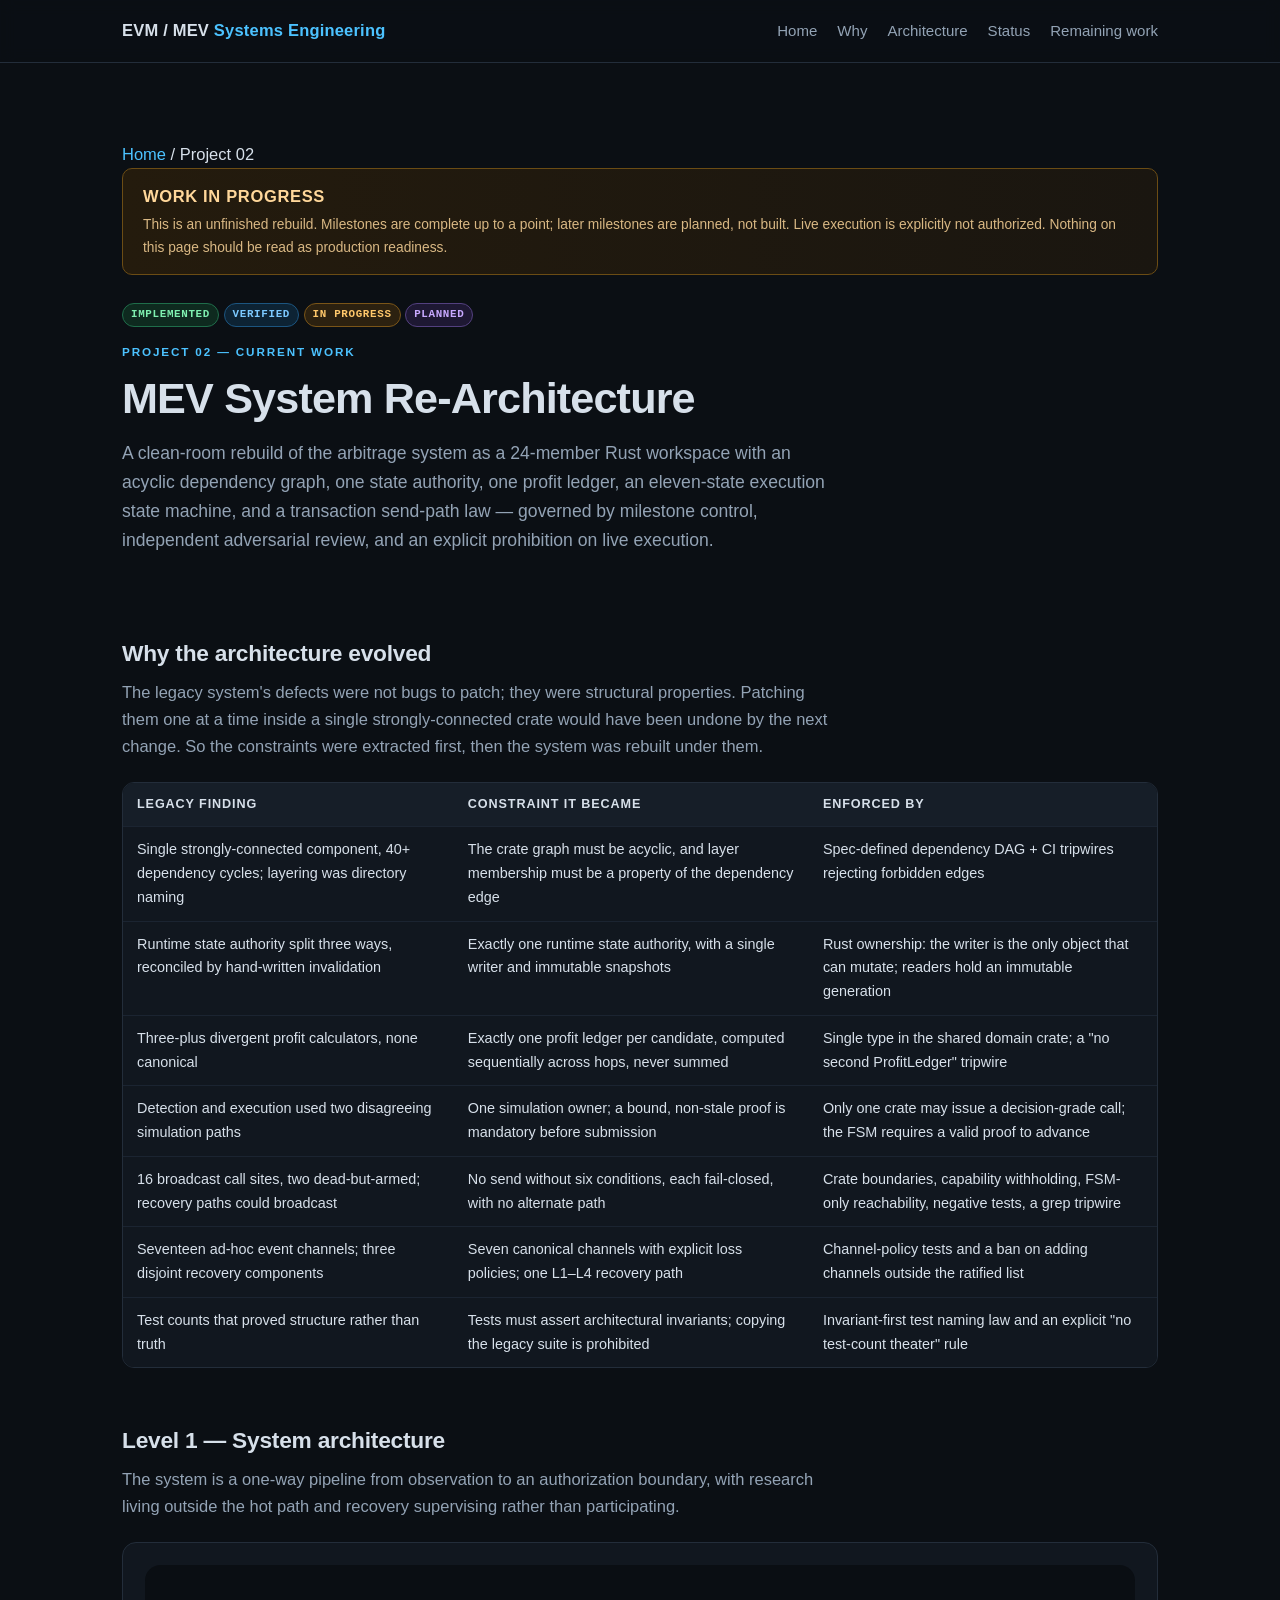
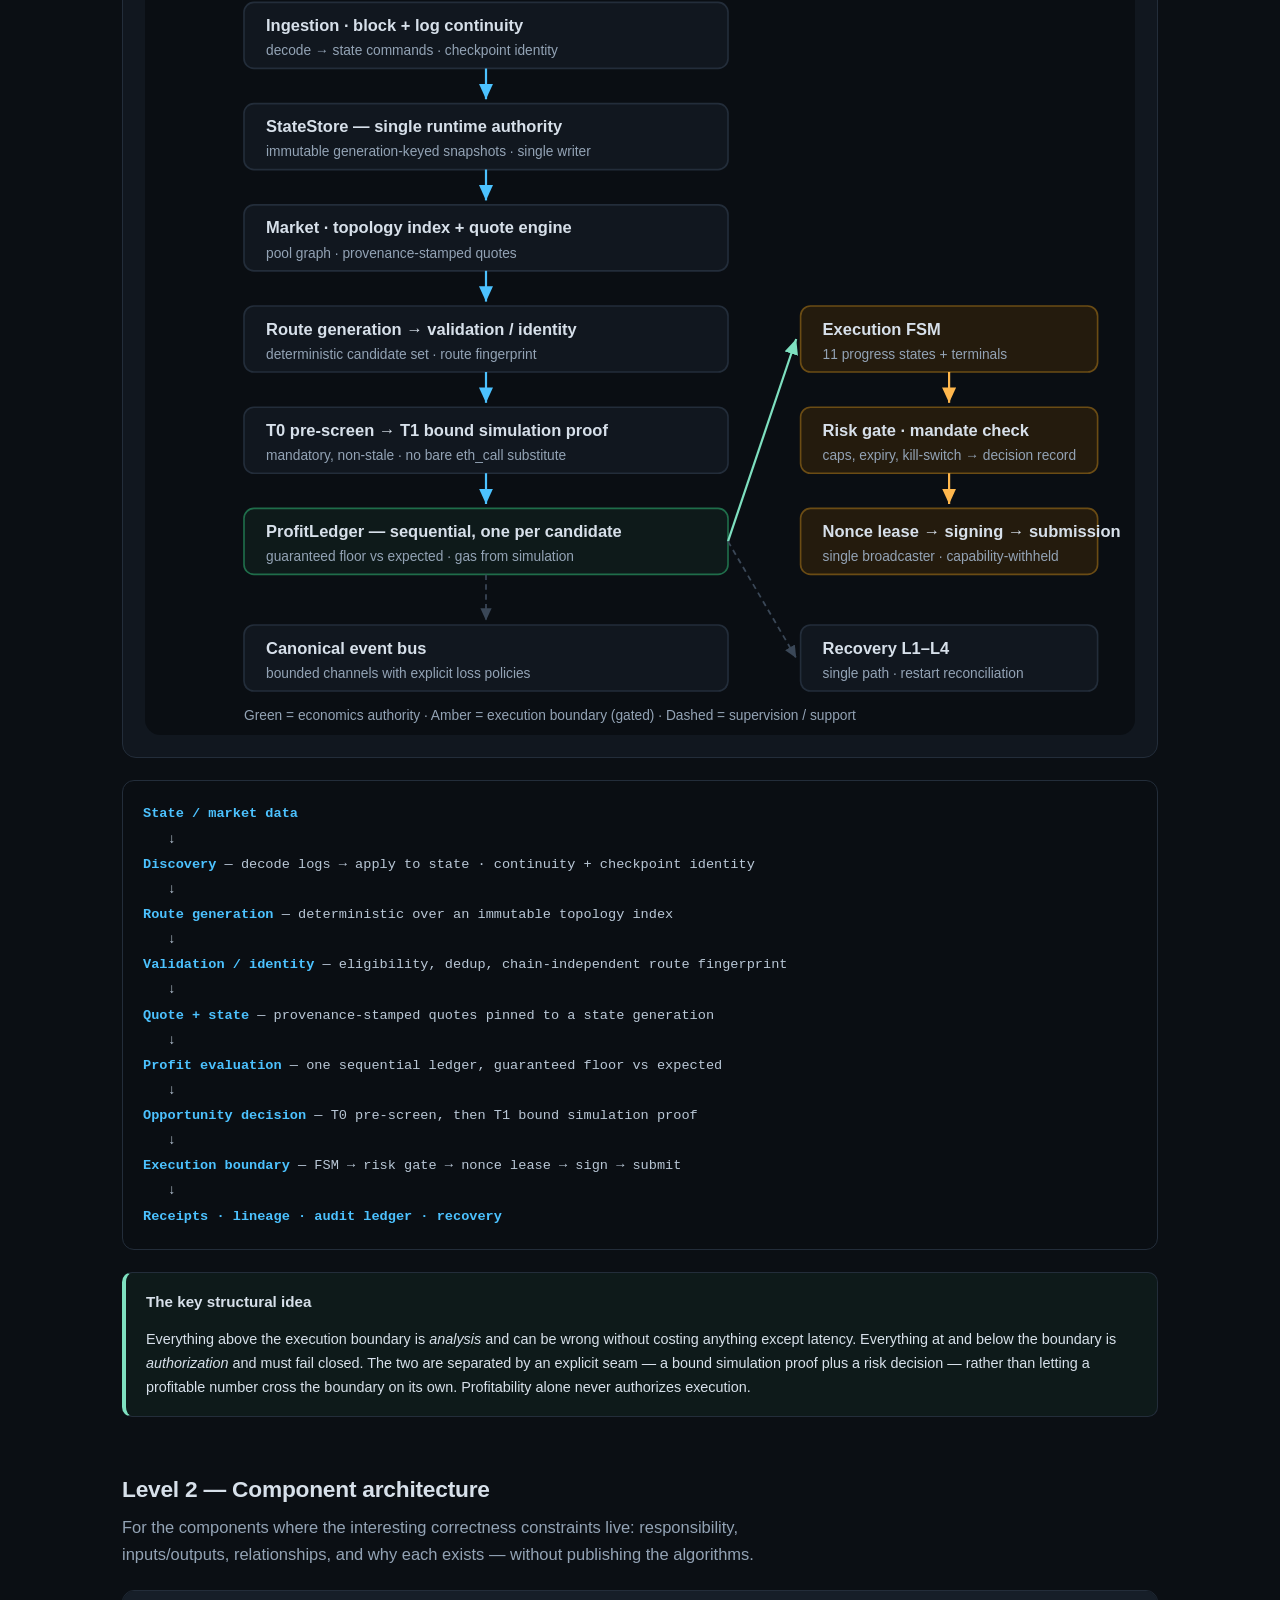
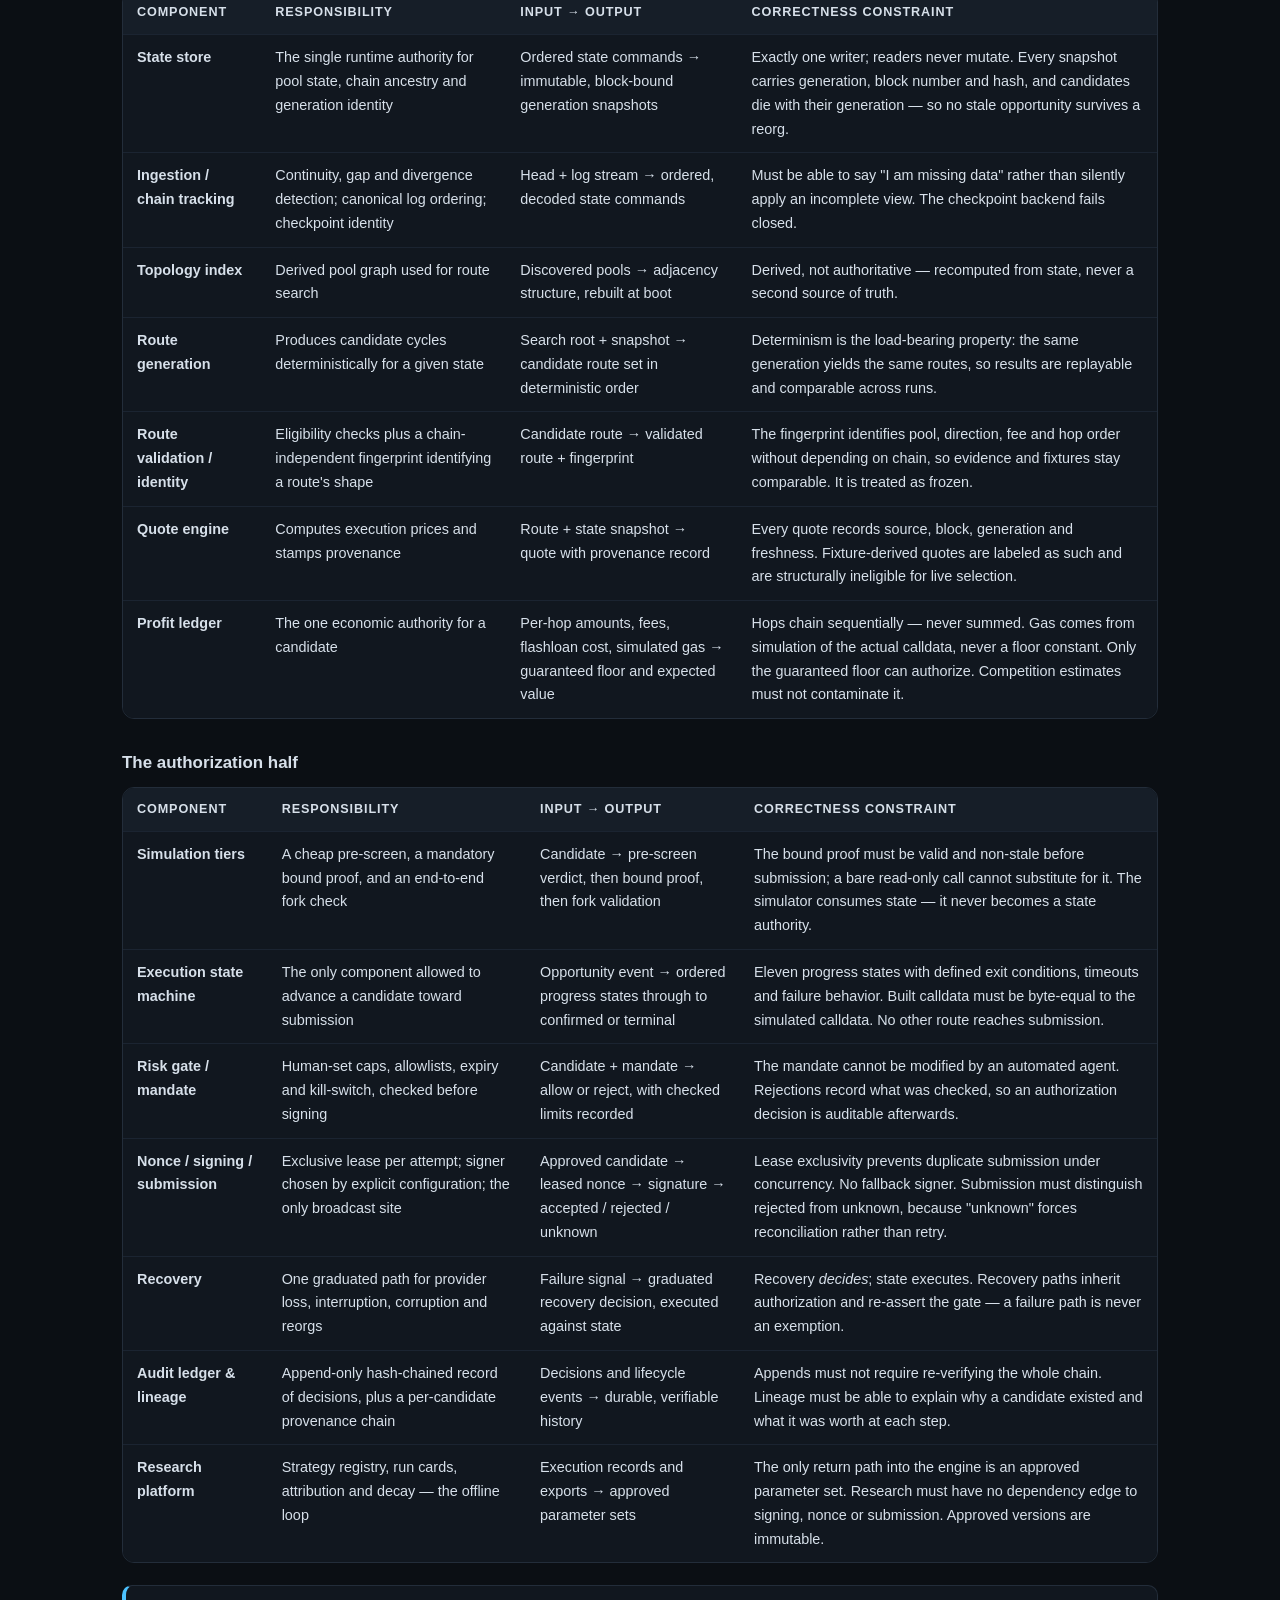
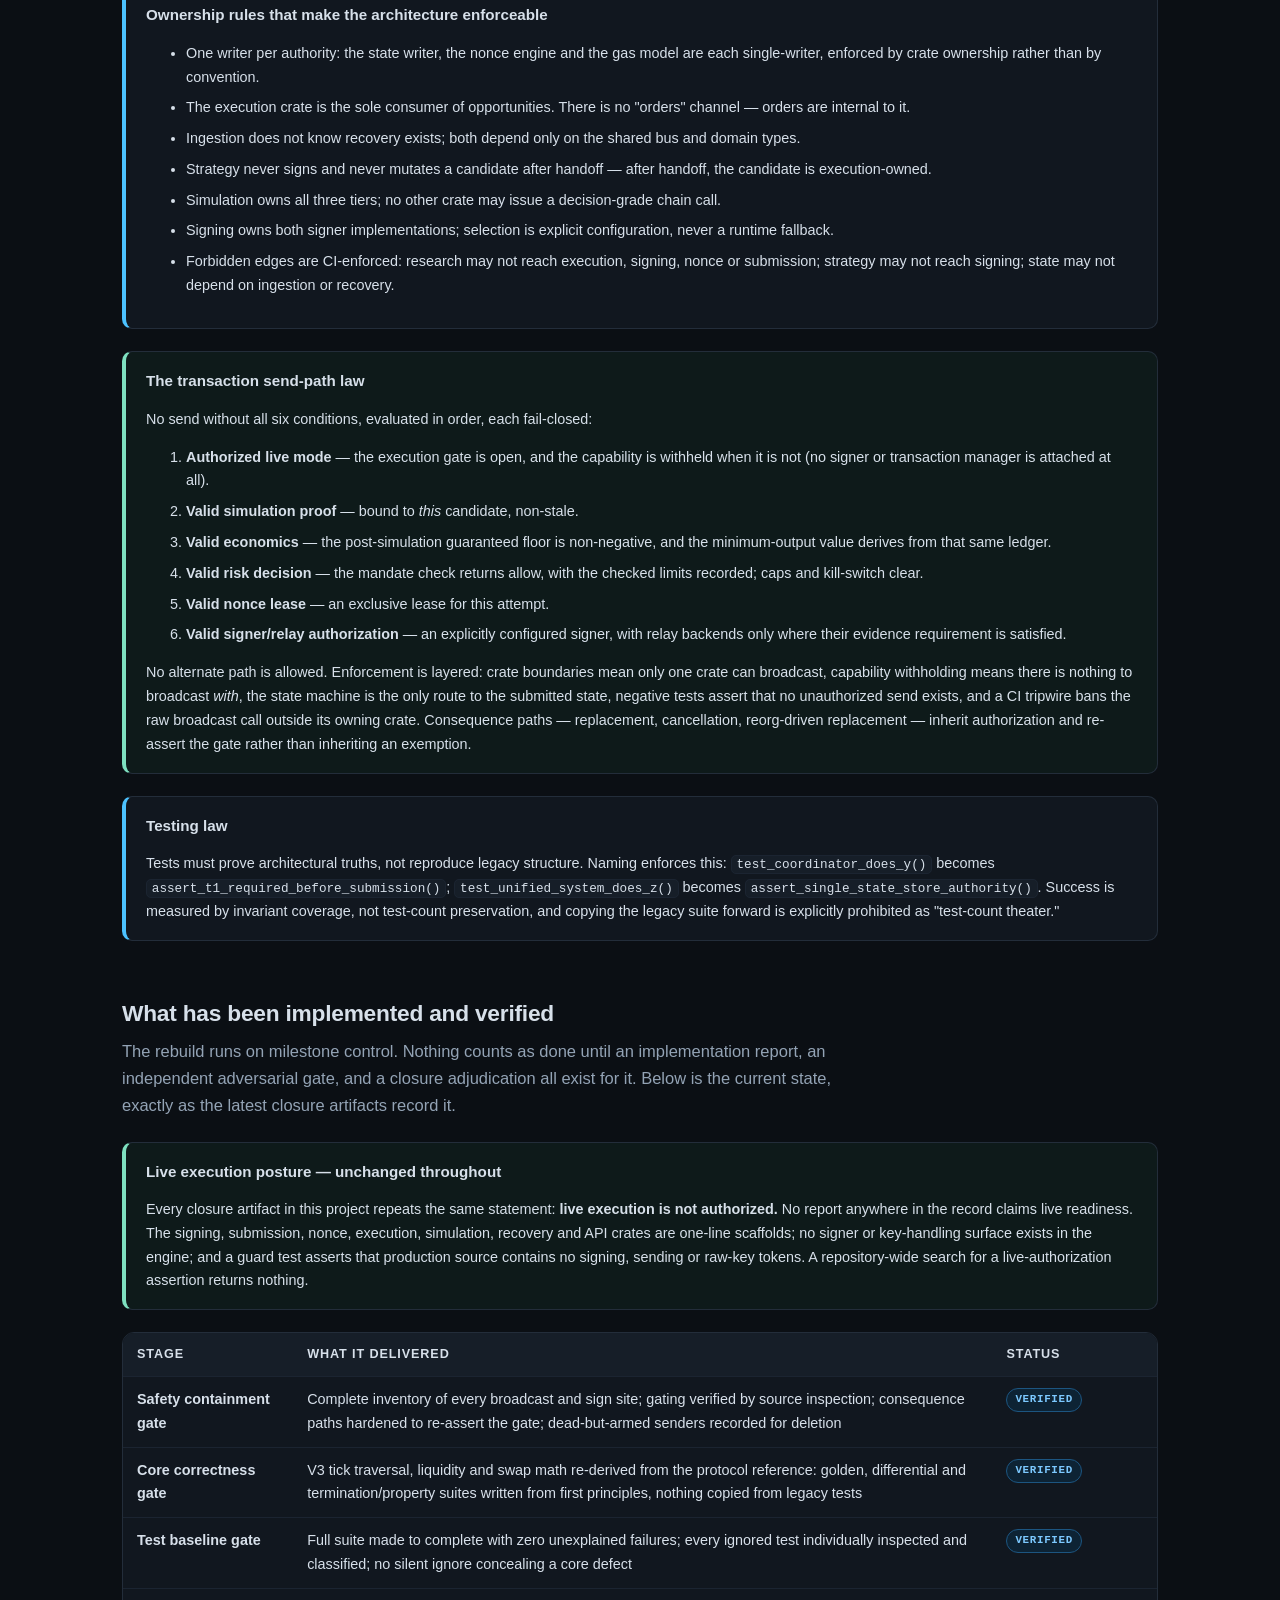
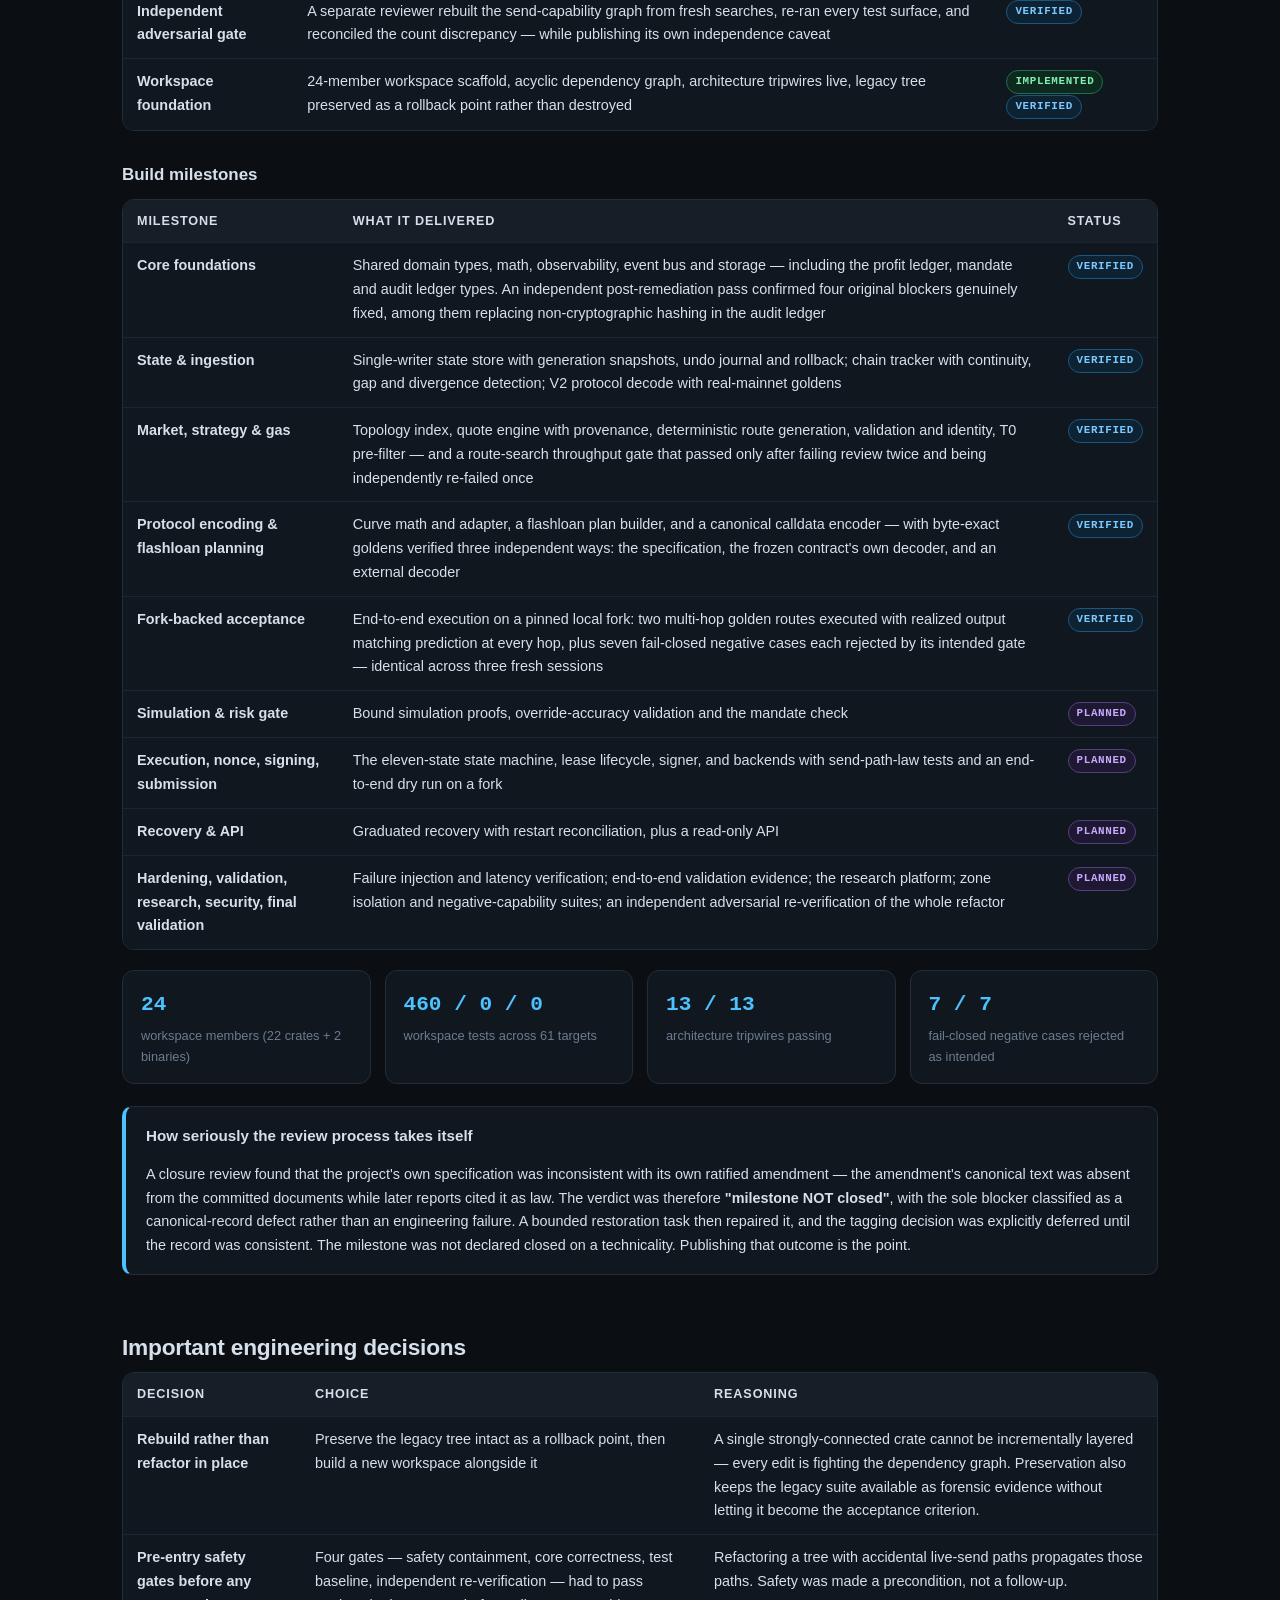
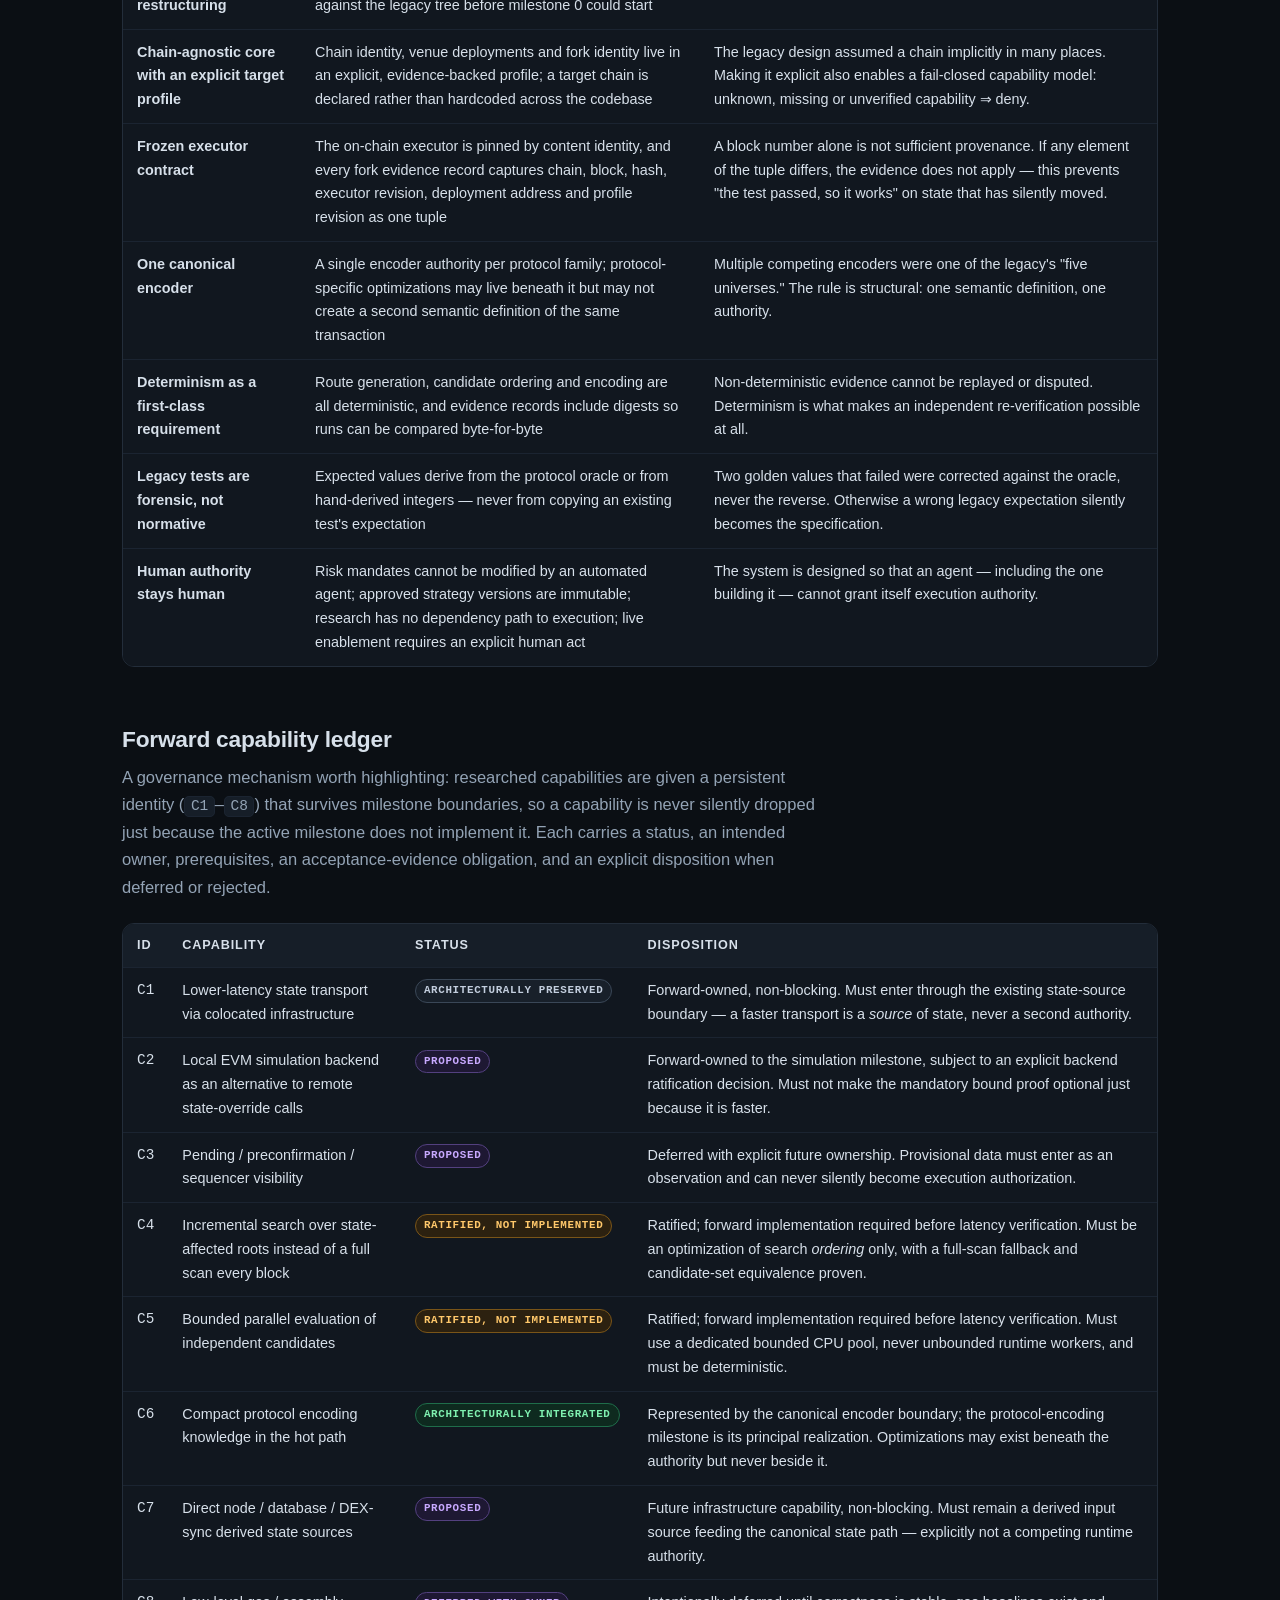
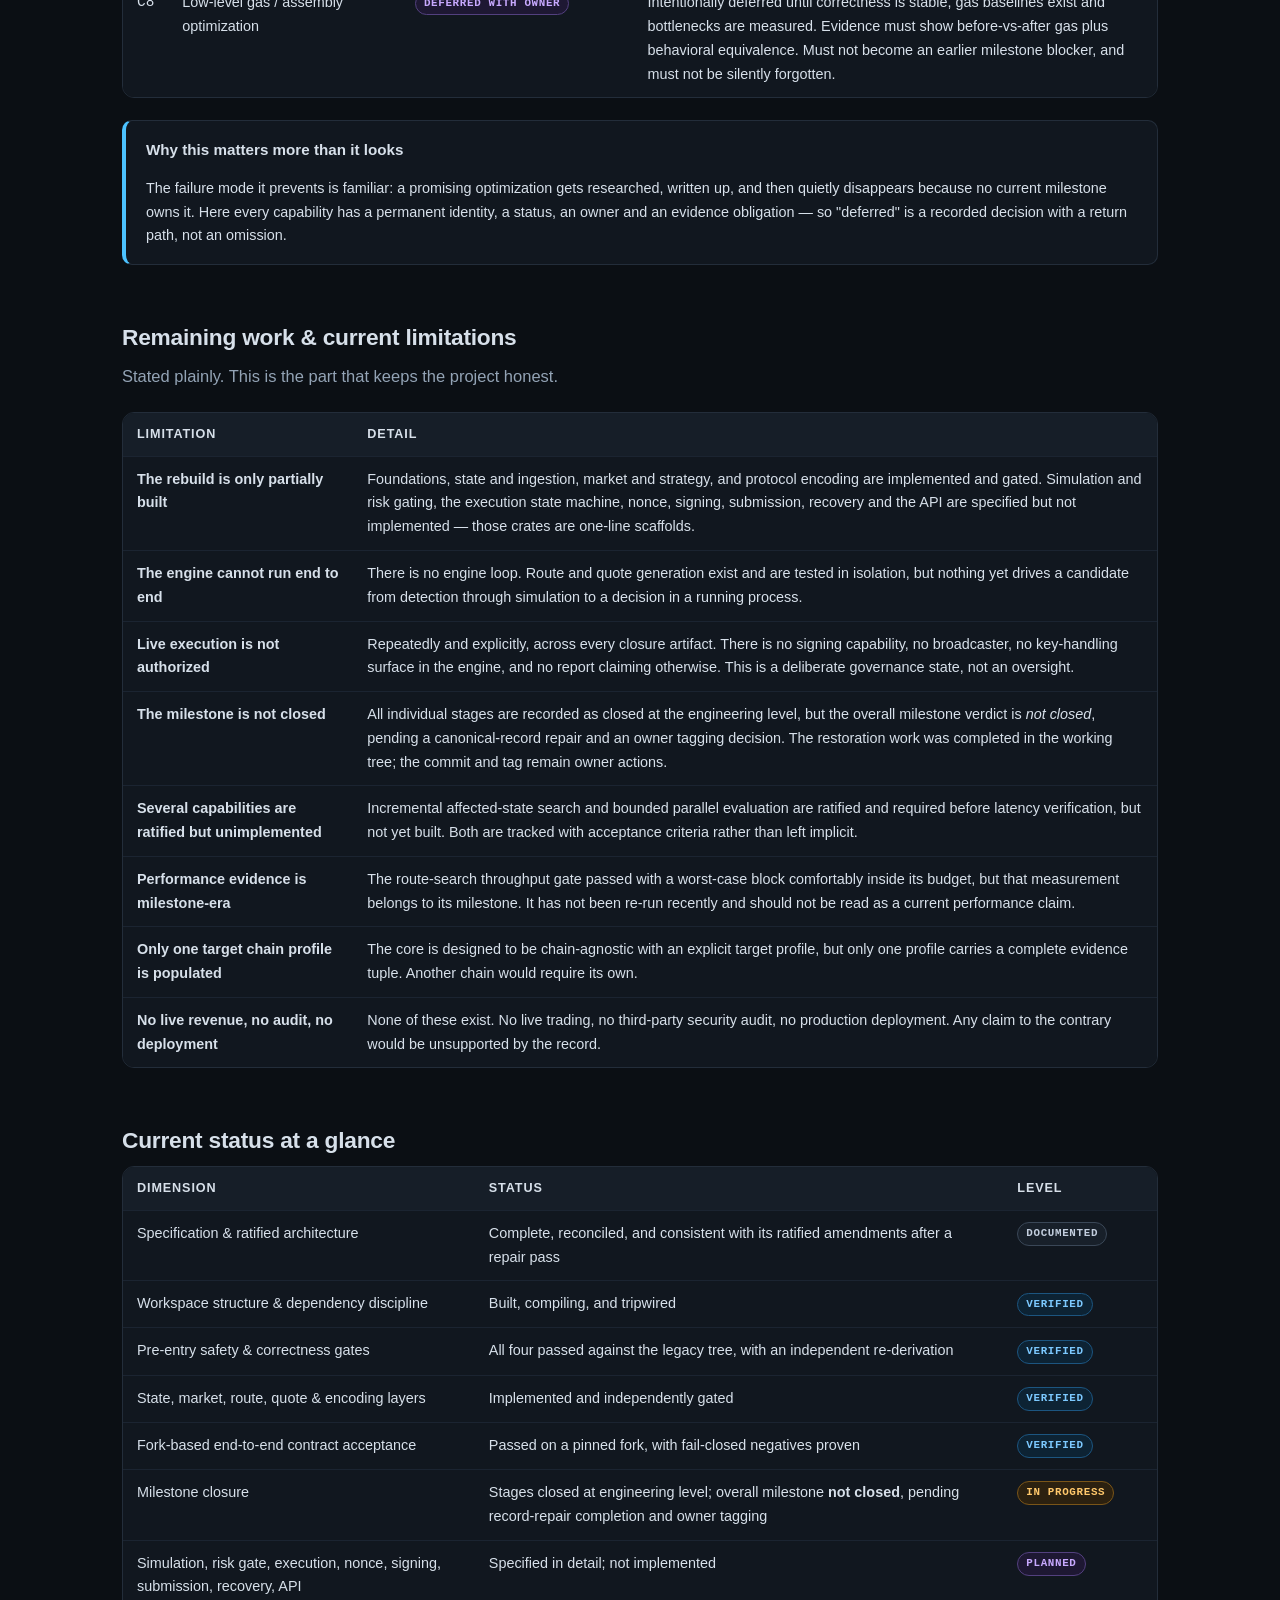
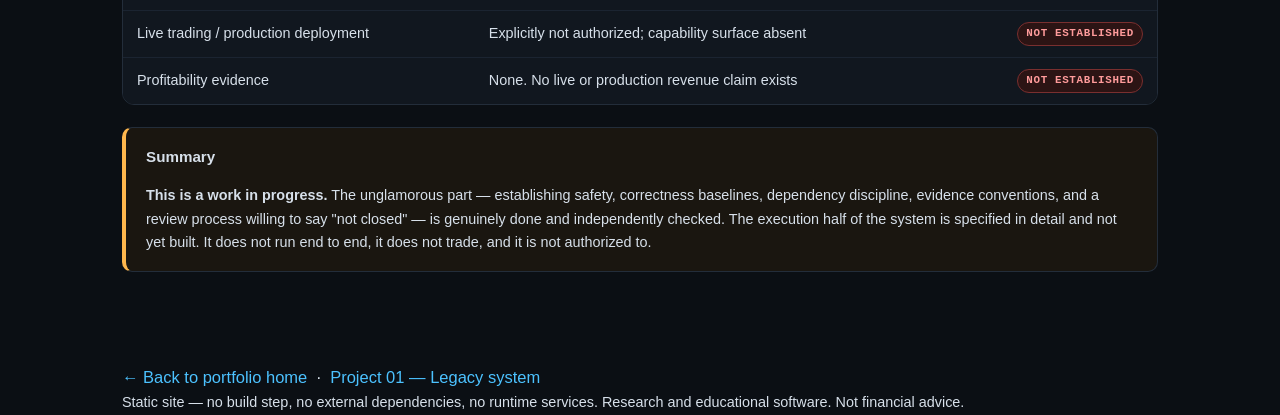
<file: projects/re-architecture.html>
<!DOCTYPE html>
<html lang="en">
<head>
<meta charset="utf-8">
<meta name="viewport" content="width=device-width, initial-scale=1">
<title>MEV System Re-Architecture — Work in Progress Case Study</title>
<meta name="description" content="Work-in-progress case study: a milestone-controlled clean-room re-architecture of an MEV arbitrage system into an acyclic Rust workspace with enforced safety gates.">
<link rel="icon" href="../assets/favicon.svg" type="image/svg+xml">
<link rel="stylesheet" href="../styles.css">
</head>
<body>

<header class="site">
  <div class="wrap">
    <div class="brand">EVM / MEV <span>Systems Engineering</span></div>
    <nav class="top">
      <a href="../index.html">Home</a>
      <a href="#why">Why</a>
      <a href="#architecture">Architecture</a>
      <a href="#status">Status</a>
      <a href="#remaining">Remaining work</a>
    </nav>
  </div>
</header>

<main>
<div class="wrap">

  <div class="hero">
    <div class="crumb"><a href="../index.html">Home</a> / Project 02</div>
    <div class="wip-banner">
      WORK IN PROGRESS
      <small>This is an unfinished rebuild. Milestones are complete up to a point; later milestones are
      planned, not built. Live execution is explicitly not authorized. Nothing on this page should be
      read as production readiness.</small>
    </div>
    <div class="tag-row">
      <span class="badge b-implemented">IMPLEMENTED</span>
      <span class="badge b-verified">VERIFIED</span>
      <span class="badge b-progress">IN PROGRESS</span>
      <span class="badge b-planned">PLANNED</span>
    </div>
    <div class="kicker" style="margin-top:14px">Project 02 — Current Work</div>
    <h1>MEV System Re-Architecture</h1>
    <p class="lede">
      A clean-room rebuild of the arbitrage system as a 24-member Rust workspace with an acyclic
      dependency graph, one state authority, one profit ledger, an eleven-state execution state
      machine, and a transaction send-path law — governed by milestone control, independent
      adversarial review, and an explicit prohibition on live execution.
    </p>
  </div>

  <section class="block" id="why">
    <h2>Why the architecture evolved</h2>
    <p class="sub">
      The legacy system's defects were not bugs to patch; they were structural properties. Patching
      them one at a time inside a single strongly-connected crate would have been undone by the next
      change. So the constraints were extracted first, then the system was rebuilt under them.
    </p>

    <div class="table-scroll">
      <table>
        <thead><tr><th>Legacy finding</th><th>Constraint it became</th><th>Enforced by</th></tr></thead>
        <tbody>
          <tr>
            <td>Single strongly-connected component, 40+ dependency cycles; layering was directory naming</td>
            <td>The crate graph must be acyclic, and layer membership must be a property of the dependency edge</td>
            <td>Spec-defined dependency DAG + CI tripwires rejecting forbidden edges</td>
          </tr>
          <tr>
            <td>Runtime state authority split three ways, reconciled by hand-written invalidation</td>
            <td>Exactly one runtime state authority, with a single writer and immutable snapshots</td>
            <td>Rust ownership: the writer is the only object that can mutate; readers hold an immutable generation</td>
          </tr>
          <tr>
            <td>Three-plus divergent profit calculators, none canonical</td>
            <td>Exactly one profit ledger per candidate, computed sequentially across hops, never summed</td>
            <td>Single type in the shared domain crate; a "no second ProfitLedger" tripwire</td>
          </tr>
          <tr>
            <td>Detection and execution used two disagreeing simulation paths</td>
            <td>One simulation owner; a bound, non-stale proof is mandatory before submission</td>
            <td>Only one crate may issue a decision-grade call; the FSM requires a valid proof to advance</td>
          </tr>
          <tr>
            <td>16 broadcast call sites, two dead-but-armed; recovery paths could broadcast</td>
            <td>No send without six conditions, each fail-closed, with no alternate path</td>
            <td>Crate boundaries, capability withholding, FSM-only reachability, negative tests, a grep tripwire</td>
          </tr>
          <tr>
            <td>Seventeen ad-hoc event channels; three disjoint recovery components</td>
            <td>Seven canonical channels with explicit loss policies; one L1&ndash;L4 recovery path</td>
            <td>Channel-policy tests and a ban on adding channels outside the ratified list</td>
          </tr>
          <tr>
            <td>Test counts that proved structure rather than truth</td>
            <td>Tests must assert architectural invariants; copying the legacy suite is prohibited</td>
            <td>Invariant-first test naming law and an explicit "no test-count theater" rule</td>
          </tr>
        </tbody>
      </table>
    </div>
  </section>
  <section class="block" id="architecture">
    <h2>Level 1 — System architecture</h2>
    <p class="sub">
      The system is a one-way pipeline from observation to an authorization boundary, with research
      living outside the hot path and recovery supervising rather than participating.
    </p>

    <div class="diagram">
      <img src="../assets/rearchitecture-flow.svg" alt="Re-architecture data flow: ingestion, single state store, market topology and quoting, route generation and validation, simulation proof, profit ledger, then the gated execution boundary containing the execution state machine, risk gate, nonce lease, signing and submission, with an event bus and recovery path below.">
    </div>

    <div class="flow"><b>State / market data</b>
   &darr;
<b>Discovery</b> — decode logs &rarr; apply to state · continuity + checkpoint identity
   &darr;
<b>Route generation</b> — deterministic over an immutable topology index
   &darr;
<b>Validation / identity</b> — eligibility, dedup, chain-independent route fingerprint
   &darr;
<b>Quote + state</b> — provenance-stamped quotes pinned to a state generation
   &darr;
<b>Profit evaluation</b> — one sequential ledger, guaranteed floor vs expected
   &darr;
<b>Opportunity decision</b> — T0 pre-screen, then T1 bound simulation proof
   &darr;
<b>Execution boundary</b> — FSM &rarr; risk gate &rarr; nonce lease &rarr; sign &rarr; submit
   &darr;
<b>Receipts · lineage · audit ledger · recovery</b></div>

    <div class="callout safe">
      <h4>The key structural idea</h4>
      <p class="small">
        Everything above the execution boundary is <em>analysis</em> and can be wrong without costing
        anything except latency. Everything at and below the boundary is <em>authorization</em> and
        must fail closed. The two are separated by an explicit seam — a bound simulation proof plus a
        risk decision — rather than letting a profitable number cross the boundary on its own.
        Profitability alone never authorizes execution.
      </p>
    </div>
  </section>
  <section class="block">
    <h2>Level 2 — Component architecture</h2>
    <p class="sub">
      For the components where the interesting correctness constraints live: responsibility,
      inputs/outputs, relationships, and why each exists — without publishing the algorithms.
    </p>

    <div class="table-scroll">
      <table>
        <thead><tr><th>Component</th><th>Responsibility</th><th>Input &rarr; Output</th><th>Correctness constraint</th></tr></thead>
        <tbody>
          <tr>
            <td><strong>State store</strong></td>
            <td>The single runtime authority for pool state, chain ancestry and generation identity</td>
            <td>Ordered state commands &rarr; immutable, block-bound generation snapshots</td>
            <td>Exactly one writer; readers never mutate. Every snapshot carries generation, block number and hash, and candidates die with their generation — so no stale opportunity survives a reorg.</td>
          </tr>
          <tr>
            <td><strong>Ingestion / chain tracking</strong></td>
            <td>Continuity, gap and divergence detection; canonical log ordering; checkpoint identity</td>
            <td>Head + log stream &rarr; ordered, decoded state commands</td>
            <td>Must be able to say "I am missing data" rather than silently apply an incomplete view. The checkpoint backend fails closed.</td>
          </tr>
          <tr>
            <td><strong>Topology index</strong></td>
            <td>Derived pool graph used for route search</td>
            <td>Discovered pools &rarr; adjacency structure, rebuilt at boot</td>
            <td>Derived, not authoritative — recomputed from state, never a second source of truth.</td>
          </tr>
          <tr>
            <td><strong>Route generation</strong></td>
            <td>Produces candidate cycles deterministically for a given state</td>
            <td>Search root + snapshot &rarr; candidate route set in deterministic order</td>
            <td>Determinism is the load-bearing property: the same generation yields the same routes, so results are replayable and comparable across runs.</td>
          </tr>
          <tr>
            <td><strong>Route validation / identity</strong></td>
            <td>Eligibility checks plus a chain-independent fingerprint identifying a route's shape</td>
            <td>Candidate route &rarr; validated route + fingerprint</td>
            <td>The fingerprint identifies pool, direction, fee and hop order without depending on chain, so evidence and fixtures stay comparable. It is treated as frozen.</td>
          </tr>
          <tr>
            <td><strong>Quote engine</strong></td>
            <td>Computes execution prices and stamps provenance</td>
            <td>Route + state snapshot &rarr; quote with provenance record</td>
            <td>Every quote records source, block, generation and freshness. Fixture-derived quotes are labeled as such and are structurally ineligible for live selection.</td>
          </tr>
          <tr>
            <td><strong>Profit ledger</strong></td>
            <td>The one economic authority for a candidate</td>
            <td>Per-hop amounts, fees, flashloan cost, simulated gas &rarr; guaranteed floor and expected value</td>
            <td>Hops chain sequentially — never summed. Gas comes from simulation of the actual calldata, never a floor constant. Only the guaranteed floor can authorize. Competition estimates must not contaminate it.</td>
          </tr>
        </tbody>
      </table>
    </div>
    <h3>The authorization half</h3>
    <div class="table-scroll">
      <table>
        <thead><tr><th>Component</th><th>Responsibility</th><th>Input &rarr; Output</th><th>Correctness constraint</th></tr></thead>
        <tbody>
          <tr>
            <td><strong>Simulation tiers</strong></td>
            <td>A cheap pre-screen, a mandatory bound proof, and an end-to-end fork check</td>
            <td>Candidate &rarr; pre-screen verdict, then bound proof, then fork validation</td>
            <td>The bound proof must be valid and non-stale before submission; a bare read-only call cannot substitute for it. The simulator consumes state — it never becomes a state authority.</td>
          </tr>
          <tr>
            <td><strong>Execution state machine</strong></td>
            <td>The only component allowed to advance a candidate toward submission</td>
            <td>Opportunity event &rarr; ordered progress states through to confirmed or terminal</td>
            <td>Eleven progress states with defined exit conditions, timeouts and failure behavior. Built calldata must be byte-equal to the simulated calldata. No other route reaches submission.</td>
          </tr>
          <tr>
            <td><strong>Risk gate / mandate</strong></td>
            <td>Human-set caps, allowlists, expiry and kill-switch, checked before signing</td>
            <td>Candidate + mandate &rarr; allow or reject, with checked limits recorded</td>
            <td>The mandate cannot be modified by an automated agent. Rejections record what was checked, so an authorization decision is auditable afterwards.</td>
          </tr>
          <tr>
            <td><strong>Nonce / signing / submission</strong></td>
            <td>Exclusive lease per attempt; signer chosen by explicit configuration; the only broadcast site</td>
            <td>Approved candidate &rarr; leased nonce &rarr; signature &rarr; accepted / rejected / unknown</td>
            <td>Lease exclusivity prevents duplicate submission under concurrency. No fallback signer. Submission must distinguish rejected from unknown, because "unknown" forces reconciliation rather than retry.</td>
          </tr>
          <tr>
            <td><strong>Recovery</strong></td>
            <td>One graduated path for provider loss, interruption, corruption and reorgs</td>
            <td>Failure signal &rarr; graduated recovery decision, executed against state</td>
            <td>Recovery <em>decides</em>; state executes. Recovery paths inherit authorization and re-assert the gate — a failure path is never an exemption.</td>
          </tr>
          <tr>
            <td><strong>Audit ledger &amp; lineage</strong></td>
            <td>Append-only hash-chained record of decisions, plus a per-candidate provenance chain</td>
            <td>Decisions and lifecycle events &rarr; durable, verifiable history</td>
            <td>Appends must not require re-verifying the whole chain. Lineage must be able to explain why a candidate existed and what it was worth at each step.</td>
          </tr>
          <tr>
            <td><strong>Research platform</strong></td>
            <td>Strategy registry, run cards, attribution and decay — the offline loop</td>
            <td>Execution records and exports &rarr; approved parameter sets</td>
            <td>The only return path into the engine is an approved parameter set. Research must have no dependency edge to signing, nonce or submission. Approved versions are immutable.</td>
          </tr>
        </tbody>
      </table>
    </div>

    <div class="callout">
      <h4>Ownership rules that make the architecture enforceable</h4>
      <ul class="tight small">
        <li>One writer per authority: the state writer, the nonce engine and the gas model are each single-writer, enforced by crate ownership rather than by convention.</li>
        <li>The execution crate is the sole consumer of opportunities. There is no "orders" channel — orders are internal to it.</li>
        <li>Ingestion does not know recovery exists; both depend only on the shared bus and domain types.</li>
        <li>Strategy never signs and never mutates a candidate after handoff — after handoff, the candidate is execution-owned.</li>
        <li>Simulation owns all three tiers; no other crate may issue a decision-grade chain call.</li>
        <li>Signing owns both signer implementations; selection is explicit configuration, never a runtime fallback.</li>
        <li>Forbidden edges are CI-enforced: research may not reach execution, signing, nonce or submission; strategy may not reach signing; state may not depend on ingestion or recovery.</li>
      </ul>
    </div>

    <div class="callout safe">
      <h4>The transaction send-path law</h4>
      <p class="small">
        No send without all six conditions, evaluated in order, each fail-closed:
      </p>
      <ol class="tight small">
        <li><strong>Authorized live mode</strong> — the execution gate is open, and the capability is withheld when it is not (no signer or transaction manager is attached at all).</li>
        <li><strong>Valid simulation proof</strong> — bound to <em>this</em> candidate, non-stale.</li>
        <li><strong>Valid economics</strong> — the post-simulation guaranteed floor is non-negative, and the minimum-output value derives from that same ledger.</li>
        <li><strong>Valid risk decision</strong> — the mandate check returns allow, with the checked limits recorded; caps and kill-switch clear.</li>
        <li><strong>Valid nonce lease</strong> — an exclusive lease for this attempt.</li>
        <li><strong>Valid signer/relay authorization</strong> — an explicitly configured signer, with relay backends only where their evidence requirement is satisfied.</li>
      </ol>
      <p class="small">
        No alternate path is allowed. Enforcement is layered: crate boundaries mean only one crate can
        broadcast, capability withholding means there is nothing to broadcast <em>with</em>, the state
        machine is the only route to the submitted state, negative tests assert that no unauthorized
        send exists, and a CI tripwire bans the raw broadcast call outside its owning crate.
        Consequence paths — replacement, cancellation, reorg-driven replacement — inherit
        authorization and re-assert the gate rather than inheriting an exemption.
      </p>
    </div>

    <div class="callout">
      <h4>Testing law</h4>
      <p class="small">
        Tests must prove architectural truths, not reproduce legacy structure. Naming enforces this:
        <code>test_coordinator_does_y()</code> becomes
        <code>assert_t1_required_before_submission()</code>;
        <code>test_unified_system_does_z()</code> becomes
        <code>assert_single_state_store_authority()</code>. Success is measured by invariant coverage,
        not test-count preservation, and copying the legacy suite forward is explicitly prohibited as
        "test-count theater."
      </p>
    </div>
  </section>
  <section class="block" id="status">
    <h2>What has been implemented and verified</h2>
    <p class="sub">
      The rebuild runs on milestone control. Nothing counts as done until an implementation report,
      an independent adversarial gate, and a closure adjudication all exist for it. Below is the
      current state, exactly as the latest closure artifacts record it.
    </p>

    <div class="callout safe">
      <h4>Live execution posture — unchanged throughout</h4>
      <p class="small">
        Every closure artifact in this project repeats the same statement:
        <strong>live execution is not authorized.</strong> No report anywhere in the record claims live
        readiness. The signing, submission, nonce, execution, simulation, recovery and API crates are
        one-line scaffolds; no signer or key-handling surface exists in the engine; and a guard test
        asserts that production source contains no signing, sending or raw-key tokens. A
        repository-wide search for a live-authorization assertion returns nothing.
      </p>
    </div>

    <div class="table-scroll">
      <table>
        <thead><tr><th>Stage</th><th>What it delivered</th><th>Status</th></tr></thead>
        <tbody>
          <tr>
            <td><strong>Safety containment gate</strong></td>
            <td>Complete inventory of every broadcast and sign site; gating verified by source inspection; consequence paths hardened to re-assert the gate; dead-but-armed senders recorded for deletion</td>
            <td><span class="badge b-verified">VERIFIED</span></td>
          </tr>
          <tr>
            <td><strong>Core correctness gate</strong></td>
            <td>V3 tick traversal, liquidity and swap math re-derived from the protocol reference: golden, differential and termination/property suites written from first principles, nothing copied from legacy tests</td>
            <td><span class="badge b-verified">VERIFIED</span></td>
          </tr>
          <tr>
            <td><strong>Test baseline gate</strong></td>
            <td>Full suite made to complete with zero unexplained failures; every ignored test individually inspected and classified; no silent ignore concealing a core defect</td>
            <td><span class="badge b-verified">VERIFIED</span></td>
          </tr>
          <tr>
            <td><strong>Independent adversarial gate</strong></td>
            <td>A separate reviewer rebuilt the send-capability graph from fresh searches, re-ran every test surface, and reconciled the count discrepancy — while publishing its own independence caveat</td>
            <td><span class="badge b-verified">VERIFIED</span></td>
          </tr>
          <tr>
            <td><strong>Workspace foundation</strong></td>
            <td>24-member workspace scaffold, acyclic dependency graph, architecture tripwires live, legacy tree preserved as a rollback point rather than destroyed</td>
            <td><span class="badge b-implemented">IMPLEMENTED</span> <span class="badge b-verified">VERIFIED</span></td>
          </tr>
        </tbody>
      </table>
    </div>
    <h3>Build milestones</h3>
    <div class="table-scroll">
      <table>
        <thead><tr><th>Milestone</th><th>What it delivered</th><th>Status</th></tr></thead>
        <tbody>
          <tr>
            <td><strong>Core foundations</strong></td>
            <td>Shared domain types, math, observability, event bus and storage — including the profit ledger, mandate and audit ledger types. An independent post-remediation pass confirmed four original blockers genuinely fixed, among them replacing non-cryptographic hashing in the audit ledger</td>
            <td><span class="badge b-verified">VERIFIED</span></td>
          </tr>
          <tr>
            <td><strong>State &amp; ingestion</strong></td>
            <td>Single-writer state store with generation snapshots, undo journal and rollback; chain tracker with continuity, gap and divergence detection; V2 protocol decode with real-mainnet goldens</td>
            <td><span class="badge b-verified">VERIFIED</span></td>
          </tr>
          <tr>
            <td><strong>Market, strategy &amp; gas</strong></td>
            <td>Topology index, quote engine with provenance, deterministic route generation, validation and identity, T0 pre-filter — and a route-search throughput gate that passed only after failing review twice and being independently re-failed once</td>
            <td><span class="badge b-verified">VERIFIED</span></td>
          </tr>
          <tr>
            <td><strong>Protocol encoding &amp; flashloan planning</strong></td>
            <td>Curve math and adapter, a flashloan plan builder, and a canonical calldata encoder — with byte-exact goldens verified three independent ways: the specification, the frozen contract's own decoder, and an external decoder</td>
            <td><span class="badge b-verified">VERIFIED</span></td>
          </tr>
          <tr>
            <td><strong>Fork-backed acceptance</strong></td>
            <td>End-to-end execution on a pinned local fork: two multi-hop golden routes executed with realized output matching prediction at every hop, plus seven fail-closed negative cases each rejected by its intended gate — identical across three fresh sessions</td>
            <td><span class="badge b-verified">VERIFIED</span></td>
          </tr>
          <tr>
            <td><strong>Simulation &amp; risk gate</strong></td>
            <td>Bound simulation proofs, override-accuracy validation and the mandate check</td>
            <td><span class="badge b-planned">PLANNED</span></td>
          </tr>
          <tr>
            <td><strong>Execution, nonce, signing, submission</strong></td>
            <td>The eleven-state state machine, lease lifecycle, signer, and backends with send-path-law tests and an end-to-end dry run on a fork</td>
            <td><span class="badge b-planned">PLANNED</span></td>
          </tr>
          <tr>
            <td><strong>Recovery &amp; API</strong></td>
            <td>Graduated recovery with restart reconciliation, plus a read-only API</td>
            <td><span class="badge b-planned">PLANNED</span></td>
          </tr>
          <tr>
            <td><strong>Hardening, validation, research, security, final validation</strong></td>
            <td>Failure injection and latency verification; end-to-end validation evidence; the research platform; zone isolation and negative-capability suites; an independent adversarial re-verification of the whole refactor</td>
            <td><span class="badge b-planned">PLANNED</span></td>
          </tr>
        </tbody>
      </table>
    </div>

    <div class="metrics">
      <div class="metric"><div class="v">24</div><div class="k">workspace members (22 crates + 2 binaries)</div></div>
      <div class="metric"><div class="v">460 / 0 / 0</div><div class="k">workspace tests across 61 targets</div></div>
      <div class="metric"><div class="v">13 / 13</div><div class="k">architecture tripwires passing</div></div>
      <div class="metric"><div class="v">7 / 7</div><div class="k">fail-closed negative cases rejected as intended</div></div>
    </div>

    <div class="callout">
      <h4>How seriously the review process takes itself</h4>
      <p class="small">
        A closure review found that the project's own specification was inconsistent with its own
        ratified amendment — the amendment's canonical text was absent from the committed documents
        while later reports cited it as law. The verdict was therefore
        <strong>"milestone NOT closed"</strong>, with the sole blocker classified as a canonical-record
        defect rather than an engineering failure. A bounded restoration task then repaired it, and the
        tagging decision was explicitly deferred until the record was consistent. The milestone was not
        declared closed on a technicality. Publishing that outcome is the point.
      </p>
    </div>
  </section>
  <section class="block">
    <h2>Important engineering decisions</h2>
    <div class="table-scroll">
      <table>
        <thead><tr><th>Decision</th><th>Choice</th><th>Reasoning</th></tr></thead>
        <tbody>
          <tr>
            <td><strong>Rebuild rather than refactor in place</strong></td>
            <td>Preserve the legacy tree intact as a rollback point, then build a new workspace alongside it</td>
            <td>A single strongly-connected crate cannot be incrementally layered — every edit is fighting the dependency graph. Preservation also keeps the legacy suite available as forensic evidence without letting it become the acceptance criterion.</td>
          </tr>
          <tr>
            <td><strong>Pre-entry safety gates before any restructuring</strong></td>
            <td>Four gates — safety containment, core correctness, test baseline, independent re-verification — had to pass against the legacy tree before milestone 0 could start</td>
            <td>Refactoring a tree with accidental live-send paths propagates those paths. Safety was made a precondition, not a follow-up.</td>
          </tr>
          <tr>
            <td><strong>Chain-agnostic core with an explicit target profile</strong></td>
            <td>Chain identity, venue deployments and fork identity live in an explicit, evidence-backed profile; a target chain is declared rather than hardcoded across the codebase</td>
            <td>The legacy design assumed a chain implicitly in many places. Making it explicit also enables a fail-closed capability model: unknown, missing or unverified capability &rArr; deny.</td>
          </tr>
          <tr>
            <td><strong>Frozen executor contract</strong></td>
            <td>The on-chain executor is pinned by content identity, and every fork evidence record captures chain, block, hash, executor revision, deployment address and profile revision as one tuple</td>
            <td>A block number alone is not sufficient provenance. If any element of the tuple differs, the evidence does not apply — this prevents "the test passed, so it works" on state that has silently moved.</td>
          </tr>
          <tr>
            <td><strong>One canonical encoder</strong></td>
            <td>A single encoder authority per protocol family; protocol-specific optimizations may live beneath it but may not create a second semantic definition of the same transaction</td>
            <td>Multiple competing encoders were one of the legacy's "five universes." The rule is structural: one semantic definition, one authority.</td>
          </tr>
          <tr>
            <td><strong>Determinism as a first-class requirement</strong></td>
            <td>Route generation, candidate ordering and encoding are all deterministic, and evidence records include digests so runs can be compared byte-for-byte</td>
            <td>Non-deterministic evidence cannot be replayed or disputed. Determinism is what makes an independent re-verification possible at all.</td>
          </tr>
          <tr>
            <td><strong>Legacy tests are forensic, not normative</strong></td>
            <td>Expected values derive from the protocol oracle or from hand-derived integers — never from copying an existing test's expectation</td>
            <td>Two golden values that failed were corrected against the oracle, never the reverse. Otherwise a wrong legacy expectation silently becomes the specification.</td>
          </tr>
          <tr>
            <td><strong>Human authority stays human</strong></td>
            <td>Risk mandates cannot be modified by an automated agent; approved strategy versions are immutable; research has no dependency path to execution; live enablement requires an explicit human act</td>
            <td>The system is designed so that an agent — including the one building it — cannot grant itself execution authority.</td>
          </tr>
        </tbody>
      </table>
    </div>
  </section>
  <section class="block">
    <h2>Forward capability ledger</h2>
    <p class="sub">
      A governance mechanism worth highlighting: researched capabilities are given a persistent
      identity (<code>C1</code>&ndash;<code>C8</code>) that survives milestone boundaries, so a capability
      is never silently dropped just because the active milestone does not implement it. Each carries a
      status, an intended owner, prerequisites, an acceptance-evidence obligation, and an explicit
      disposition when deferred or rejected.
    </p>

    <div class="table-scroll">
      <table>
        <thead><tr><th>ID</th><th>Capability</th><th>Status</th><th>Disposition</th></tr></thead>
        <tbody>
          <tr>
            <td class="num">C1</td>
            <td>Lower-latency state transport via colocated infrastructure</td>
            <td><span class="badge b-documented">ARCHITECTURALLY PRESERVED</span></td>
            <td>Forward-owned, non-blocking. Must enter through the existing state-source boundary — a faster transport is a <em>source</em> of state, never a second authority.</td>
          </tr>
          <tr>
            <td class="num">C2</td>
            <td>Local EVM simulation backend as an alternative to remote state-override calls</td>
            <td><span class="badge b-planned">PROPOSED</span></td>
            <td>Forward-owned to the simulation milestone, subject to an explicit backend ratification decision. Must not make the mandatory bound proof optional just because it is faster.</td>
          </tr>
          <tr>
            <td class="num">C3</td>
            <td>Pending / preconfirmation / sequencer visibility</td>
            <td><span class="badge b-planned">PROPOSED</span></td>
            <td>Deferred with explicit future ownership. Provisional data must enter as an observation and can never silently become execution authorization.</td>
          </tr>
          <tr>
            <td class="num">C4</td>
            <td>Incremental search over state-affected roots instead of a full scan every block</td>
            <td><span class="badge b-progress">RATIFIED, NOT IMPLEMENTED</span></td>
            <td>Ratified; forward implementation required before latency verification. Must be an optimization of search <em>ordering</em> only, with a full-scan fallback and candidate-set equivalence proven.</td>
          </tr>
          <tr>
            <td class="num">C5</td>
            <td>Bounded parallel evaluation of independent candidates</td>
            <td><span class="badge b-progress">RATIFIED, NOT IMPLEMENTED</span></td>
            <td>Ratified; forward implementation required before latency verification. Must use a dedicated bounded CPU pool, never unbounded runtime workers, and must be deterministic.</td>
          </tr>
          <tr>
            <td class="num">C6</td>
            <td>Compact protocol encoding knowledge in the hot path</td>
            <td><span class="badge b-implemented">ARCHITECTURALLY INTEGRATED</span></td>
            <td>Represented by the canonical encoder boundary; the protocol-encoding milestone is its principal realization. Optimizations may exist beneath the authority but never beside it.</td>
          </tr>
          <tr>
            <td class="num">C7</td>
            <td>Direct node / database / DEX-sync derived state sources</td>
            <td><span class="badge b-planned">PROPOSED</span></td>
            <td>Future infrastructure capability, non-blocking. Must remain a derived input source feeding the canonical state path — explicitly not a competing runtime authority.</td>
          </tr>
          <tr>
            <td class="num">C8</td>
            <td>Low-level gas / assembly optimization</td>
            <td><span class="badge b-planned">DEFERRED WITH OWNER</span></td>
            <td>Intentionally deferred until correctness is stable, gas baselines exist and bottlenecks are measured. Evidence must show before-vs-after gas plus behavioral equivalence. Must not become an earlier milestone blocker, and must not be silently forgotten.</td>
          </tr>
        </tbody>
      </table>
    </div>

    <div class="callout">
      <h4>Why this matters more than it looks</h4>
      <p class="small">
        The failure mode it prevents is familiar: a promising optimization gets researched, written up,
        and then quietly disappears because no current milestone owns it. Here every capability has a
        permanent identity, a status, an owner and an evidence obligation — so "deferred" is a recorded
        decision with a return path, not an omission.
      </p>
    </div>
  </section>
  <section class="block" id="remaining">
    <h2>Remaining work &amp; current limitations</h2>
    <p class="sub">Stated plainly. This is the part that keeps the project honest.</p>

    <div class="table-scroll">
      <table>
        <thead><tr><th>Limitation</th><th>Detail</th></tr></thead>
        <tbody>
          <tr>
            <td><strong>The rebuild is only partially built</strong></td>
            <td>Foundations, state and ingestion, market and strategy, and protocol encoding are implemented and gated. Simulation and risk gating, the execution state machine, nonce, signing, submission, recovery and the API are specified but not implemented — those crates are one-line scaffolds.</td>
          </tr>
          <tr>
            <td><strong>The engine cannot run end to end</strong></td>
            <td>There is no engine loop. Route and quote generation exist and are tested in isolation, but nothing yet drives a candidate from detection through simulation to a decision in a running process.</td>
          </tr>
          <tr>
            <td><strong>Live execution is not authorized</strong></td>
            <td>Repeatedly and explicitly, across every closure artifact. There is no signing capability, no broadcaster, no key-handling surface in the engine, and no report claiming otherwise. This is a deliberate governance state, not an oversight.</td>
          </tr>
          <tr>
            <td><strong>The milestone is not closed</strong></td>
            <td>All individual stages are recorded as closed at the engineering level, but the overall milestone verdict is <em>not closed</em>, pending a canonical-record repair and an owner tagging decision. The restoration work was completed in the working tree; the commit and tag remain owner actions.</td>
          </tr>
          <tr>
            <td><strong>Several capabilities are ratified but unimplemented</strong></td>
            <td>Incremental affected-state search and bounded parallel evaluation are ratified and required before latency verification, but not yet built. Both are tracked with acceptance criteria rather than left implicit.</td>
          </tr>
          <tr>
            <td><strong>Performance evidence is milestone-era</strong></td>
            <td>The route-search throughput gate passed with a worst-case block comfortably inside its budget, but that measurement belongs to its milestone. It has not been re-run recently and should not be read as a current performance claim.</td>
          </tr>
          <tr>
            <td><strong>Only one target chain profile is populated</strong></td>
            <td>The core is designed to be chain-agnostic with an explicit target profile, but only one profile carries a complete evidence tuple. Another chain would require its own.</td>
          </tr>
          <tr>
            <td><strong>No live revenue, no audit, no deployment</strong></td>
            <td>None of these exist. No live trading, no third-party security audit, no production deployment. Any claim to the contrary would be unsupported by the record.</td>
          </tr>
        </tbody>
      </table>
    </div>
  </section>
  <section class="block">
    <h2>Current status at a glance</h2>
    <div class="table-scroll">
      <table>
        <thead><tr><th>Dimension</th><th>Status</th><th>Level</th></tr></thead>
        <tbody>
          <tr><td>Specification &amp; ratified architecture</td><td>Complete, reconciled, and consistent with its ratified amendments after a repair pass</td><td><span class="badge b-documented">DOCUMENTED</span></td></tr>
          <tr><td>Workspace structure &amp; dependency discipline</td><td>Built, compiling, and tripwired</td><td><span class="badge b-verified">VERIFIED</span></td></tr>
          <tr><td>Pre-entry safety &amp; correctness gates</td><td>All four passed against the legacy tree, with an independent re-derivation</td><td><span class="badge b-verified">VERIFIED</span></td></tr>
          <tr><td>State, market, route, quote &amp; encoding layers</td><td>Implemented and independently gated</td><td><span class="badge b-verified">VERIFIED</span></td></tr>
          <tr><td>Fork-based end-to-end contract acceptance</td><td>Passed on a pinned fork, with fail-closed negatives proven</td><td><span class="badge b-verified">VERIFIED</span></td></tr>
          <tr><td>Milestone closure</td><td>Stages closed at engineering level; overall milestone <strong>not closed</strong>, pending record-repair completion and owner tagging</td><td><span class="badge b-progress">IN PROGRESS</span></td></tr>
          <tr><td>Simulation, risk gate, execution, nonce, signing, submission, recovery, API</td><td>Specified in detail; not implemented</td><td><span class="badge b-planned">PLANNED</span></td></tr>
          <tr><td>Live trading / production deployment</td><td>Explicitly not authorized; capability surface absent</td><td><span class="badge b-not">NOT ESTABLISHED</span></td></tr>
          <tr><td>Profitability evidence</td><td>None. No live or production revenue claim exists</td><td><span class="badge b-not">NOT ESTABLISHED</span></td></tr>
        </tbody>
      </table>
    </div>

    <div class="callout wip">
      <h4>Summary</h4>
      <p class="small">
        <strong>This is a work in progress.</strong> The unglamorous part — establishing safety,
        correctness baselines, dependency discipline, evidence conventions, and a review process willing
        to say "not closed" — is genuinely done and independently checked. The execution half of the
        system is specified in detail and not yet built. It does not run end to end, it does not trade,
        and it is not authorized to.
      </p>
    </div>
  </section>

</div>
</main>

<footer class="site">
  <div class="wrap">
    <div><a href="../index.html">&larr; Back to portfolio home</a> &nbsp;·&nbsp; <a href="legacy-arbitrage-system.html">Project 01 — Legacy system</a></div>
    <div class="small">Static site — no build step, no external dependencies, no runtime services. Research and educational software. Not financial advice.</div>
  </div>
</footer>

</body>
</html>
</file>
<file: styles.css>
/* ============================================================
   Public engineering portfolio — single stylesheet
   Static, no build step, GitHub Pages compatible.
   ============================================================ */

:root {
  --bg: #0b0f14;
  --bg-elev: #11171f;
  --bg-elev-2: #161e28;
  --border: #232d3a;
  --border-soft: #1b2431;
  --text: #d7e0ea;
  --text-dim: #93a3b5;
  --text-faint: #6b7c8f;
  --accent: #4cc2ff;
  --accent-2: #7ee0c0;
  --amber: #ffb74d;
  --max: 1080px;
  --mono: "SFMono-Regular", ui-monospace, Menlo, Consolas, "Liberation Mono", monospace;
  --sans: -apple-system, BlinkMacSystemFont, "Segoe UI", Roboto, Helvetica, Arial, sans-serif;
}

* { box-sizing: border-box; }
html { scroll-behavior: smooth; }

body {
  margin: 0;
  background: var(--bg);
  color: var(--text);
  font-family: var(--sans);
  font-size: 16.5px;
  line-height: 1.65;
  -webkit-font-smoothing: antialiased;
}

a { color: var(--accent); text-decoration: none; }
a:hover { text-decoration: underline; }

code, pre, .mono { font-family: var(--mono); font-size: 0.88em; }
code {
  background: var(--bg-elev-2);
  border: 1px solid var(--border-soft);
  border-radius: 5px;
  padding: 0.1em 0.38em;
}
pre {
  background: #0a0e13;
  border: 1px solid var(--border);
  border-radius: 10px;
  padding: 16px 18px;
  overflow-x: auto;
  line-height: 1.55;
}
pre code { background: none; border: 0; padding: 0; }

/* ---------- layout ---------- */
.wrap { max-width: var(--max); margin: 0 auto; padding: 0 22px; }

header.site {
  border-bottom: 1px solid var(--border);
  background: rgba(11, 15, 20, 0.9);
  backdrop-filter: blur(8px);
  position: sticky;
  top: 0;
  z-index: 50;
}
header.site .wrap {
  display: flex;
  align-items: center;
  justify-content: space-between;
  gap: 16px;
  min-height: 62px;
  flex-wrap: wrap;
}
.brand { font-weight: 700; letter-spacing: 0.2px; color: var(--text); }
.brand span { color: var(--accent); }
nav.top { display: flex; gap: 20px; flex-wrap: wrap; font-size: 0.94rem; }
nav.top a { color: var(--text-dim); }
nav.top a:hover { color: var(--accent); text-decoration: none; }

main { padding: 44px 0 70px; }

/* ---------- hero ---------- */
.hero { padding: 34px 0 8px; }
.hero h1 {
  font-size: clamp(1.9rem, 4.2vw, 2.7rem);
  line-height: 1.2;
  margin: 0 0 14px;
  letter-spacing: -0.02em;
}
.hero p.lede {
  font-size: 1.1rem;
  color: var(--text-dim);
  max-width: 74ch;
  margin: 0 0 18px;
}
.kicker {
  text-transform: uppercase;
  letter-spacing: 0.16em;
  font-size: 0.73rem;
  color: var(--accent);
  font-weight: 700;
  margin-bottom: 12px;
}


/* ---------- generic blocks ---------- */
section.block { margin-top: 54px; }
section.block > h2 { font-size: 1.42rem; margin: 0 0 6px; letter-spacing: -0.01em; }
section.block > p.sub { color: var(--text-dim); margin: 0 0 22px; max-width: 78ch; }

h3 { font-size: 1.06rem; margin: 30px 0 10px; }
h4 { font-size: 0.95rem; margin: 22px 0 8px; color: var(--accent-2); }

p, li { color: var(--text); }
.muted { color: var(--text-dim); }
.small { font-size: 0.9rem; }
hr.rule { border: 0; border-top: 1px solid var(--border); margin: 44px 0; }

/* ---------- evidence badges ---------- */
.badge {
  display: inline-block;
  font-family: var(--mono);
  font-size: 0.68rem;
  font-weight: 700;
  letter-spacing: 0.06em;
  padding: 2px 8px;
  border-radius: 999px;
  border: 1px solid;
  white-space: nowrap;
  vertical-align: middle;
}
.b-implemented { color: #7ff0b0; border-color: #1f6d4a; background: #0e2a1f; }
.b-verified    { color: #7cc9ff; border-color: #1c5580; background: #0d2334; }
.b-documented  { color: #c3cede; border-color: #3a4757; background: #18202a; }
.b-progress    { color: #ffc86b; border-color: #7a5518; background: #2c2110; }
.b-planned     { color: #c8a9ff; border-color: #53407f; background: #1e1833; }
.b-not         { color: #ff9b9b; border-color: #7a2f2f; background: #2c1414; }

/* ---------- callouts ---------- */
.callout {
  border: 1px solid var(--border);
  border-left: 4px solid var(--accent);
  background: var(--bg-elev);
  border-radius: 10px;
  padding: 16px 20px;
  margin: 22px 0;
}
.callout.wip { border-left-color: var(--amber); background: #1a1610; }
.callout.safe { border-left-color: var(--accent-2); background: #0e1a1a; }
.callout h4 { margin-top: 0; color: var(--text); }
.callout p:last-child { margin-bottom: 0; }

.wip-banner {
  border: 1px solid #6b4c14;
  background: linear-gradient(90deg, #241b0d, #1a1610);
  color: #ffd79a;
  border-radius: 10px;
  padding: 14px 20px;
  font-weight: 600;
  letter-spacing: 0.04em;
  margin-bottom: 26px;
}
.wip-banner small { display: block; font-weight: 400; color: #d9b884; letter-spacing: 0; margin-top: 4px; }

/* ---------- cards ---------- */
.cards { display: grid; grid-template-columns: repeat(auto-fit, minmax(310px, 1fr)); gap: 20px; }
.card {
  background: var(--bg-elev);
  border: 1px solid var(--border);
  border-radius: 14px;
  padding: 24px;
  display: flex;
  flex-direction: column;
}
.card h3 { margin-top: 0; }
.card .tag-row { display: flex; gap: 8px; flex-wrap: wrap; margin-bottom: 14px; }
.card p { color: var(--text-dim); font-size: 0.96rem; }
.card .go { margin-top: auto; padding-top: 16px; font-weight: 600; }
.card:hover { border-color: #33465c; }

/* ---------- diagrams ---------- */
.diagram {
  background: var(--bg-elev);
  border: 1px solid var(--border);
  border-radius: 14px;
  padding: 22px;
  margin: 22px 0;
  overflow-x: auto;
}
.diagram img { max-width: 100%; height: auto; display: block; margin: 0 auto; }

.flow {
  background: #0a0e13;
  border: 1px solid var(--border);
  border-radius: 12px;
  padding: 20px;
  font-family: var(--mono);
  font-size: 0.85rem;
  line-height: 1.85;
  overflow-x: auto;
  color: #b9c7d6;
  white-space: pre;
}
.flow b { color: var(--accent); font-weight: 700; }

/* ---------- tables ---------- */
.table-scroll { overflow-x: auto; border: 1px solid var(--border); border-radius: 12px; }
table { border-collapse: collapse; width: 100%; font-size: 0.9rem; background: var(--bg-elev); }
th, td {
  border-bottom: 1px solid var(--border-soft);
  padding: 11px 14px;
  text-align: left;
  vertical-align: top;
}
th {
  background: var(--bg-elev-2);
  color: var(--text);
  font-size: 0.79rem;
  text-transform: uppercase;
  letter-spacing: 0.07em;
}
tbody tr:last-child td { border-bottom: 0; }
tbody tr:hover td { background: #131a23; }
td.num { font-family: var(--mono); white-space: nowrap; }

/* ---------- metric strip ---------- */
.metrics {
  display: grid;
  grid-template-columns: repeat(auto-fit, minmax(168px, 1fr));
  gap: 14px;
  margin: 20px 0;
}
.metric {
  background: var(--bg-elev);
  border: 1px solid var(--border);
  border-radius: 12px;
  padding: 16px 18px;
}
.metric .v { font-family: var(--mono); font-size: 1.32rem; color: var(--accent); font-weight: 700; }
.metric .k { font-size: 0.8rem; color: var(--text-faint); margin-top: 3px; }

/* ---------- evolution chain ---------- */
.evolution { display: grid; grid-template-columns: repeat(auto-fit, minmax(250px, 1fr)); gap: 16px; }
.evo-step {
  background: var(--bg-elev);
  border: 1px solid var(--border);
  border-radius: 12px;
  padding: 20px;
}
.evo-step .n {
  font-family: var(--mono);

/* ---------- footer ---------- */
footer.site {
  border-top: 1px solid var(--border);
  background: var(--bg-elev);
  padding: 30px 0;
  color: var(--text-faint);
  font-size: 0.86rem;
}
footer.site .wrap { display: flex; flex-direction: column; gap: 8px; }

/* ---------- breadcrumbs ---------- */
.crumb { font-size: 0.86rem; color: var(--text-faint); margin-bottom: 18px; }

/* ---------- responsive ---------- */
@media (max-width: 640px) {
  body { font-size: 15.5px; }
  th, td { padding: 9px 10px; font-size: 0.85rem; }
  .hero { padding-top: 20px; }
  header.site .wrap { min-height: 54px; }
}

  font-size: 0.72rem;
  color: var(--accent);
  letter-spacing: 0.14em;
  text-transform: uppercase;
}
.evo-step h4 { color: var(--text); margin: 6px 0 8px; font-size: 1rem; }
.evo-step p { font-size: 0.9rem; color: var(--text-dim); margin: 0; }
.evo-step ul { font-size: 0.88rem; color: var(--text-dim); margin: 8px 0 0; padding-left: 18px; }

ul.tight li, ol.tight li { margin-bottom: 7px; }
</file>
